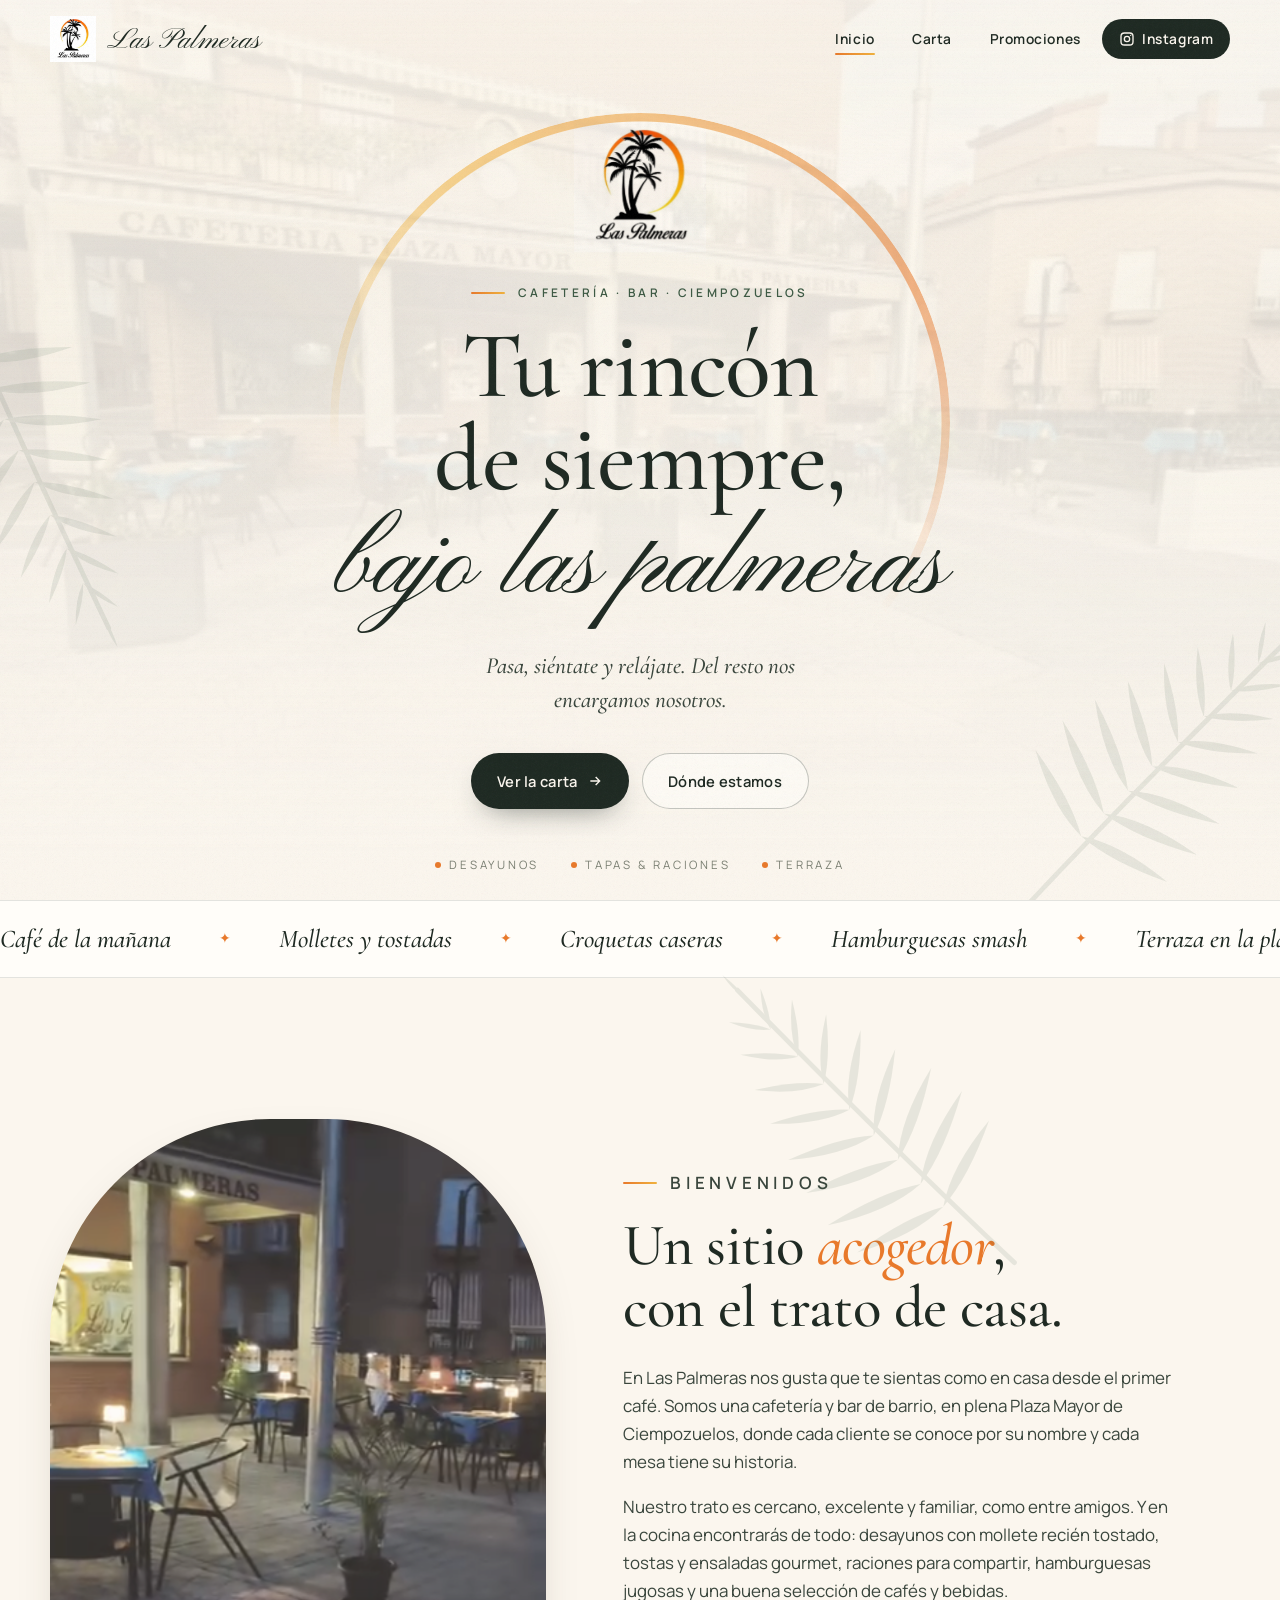
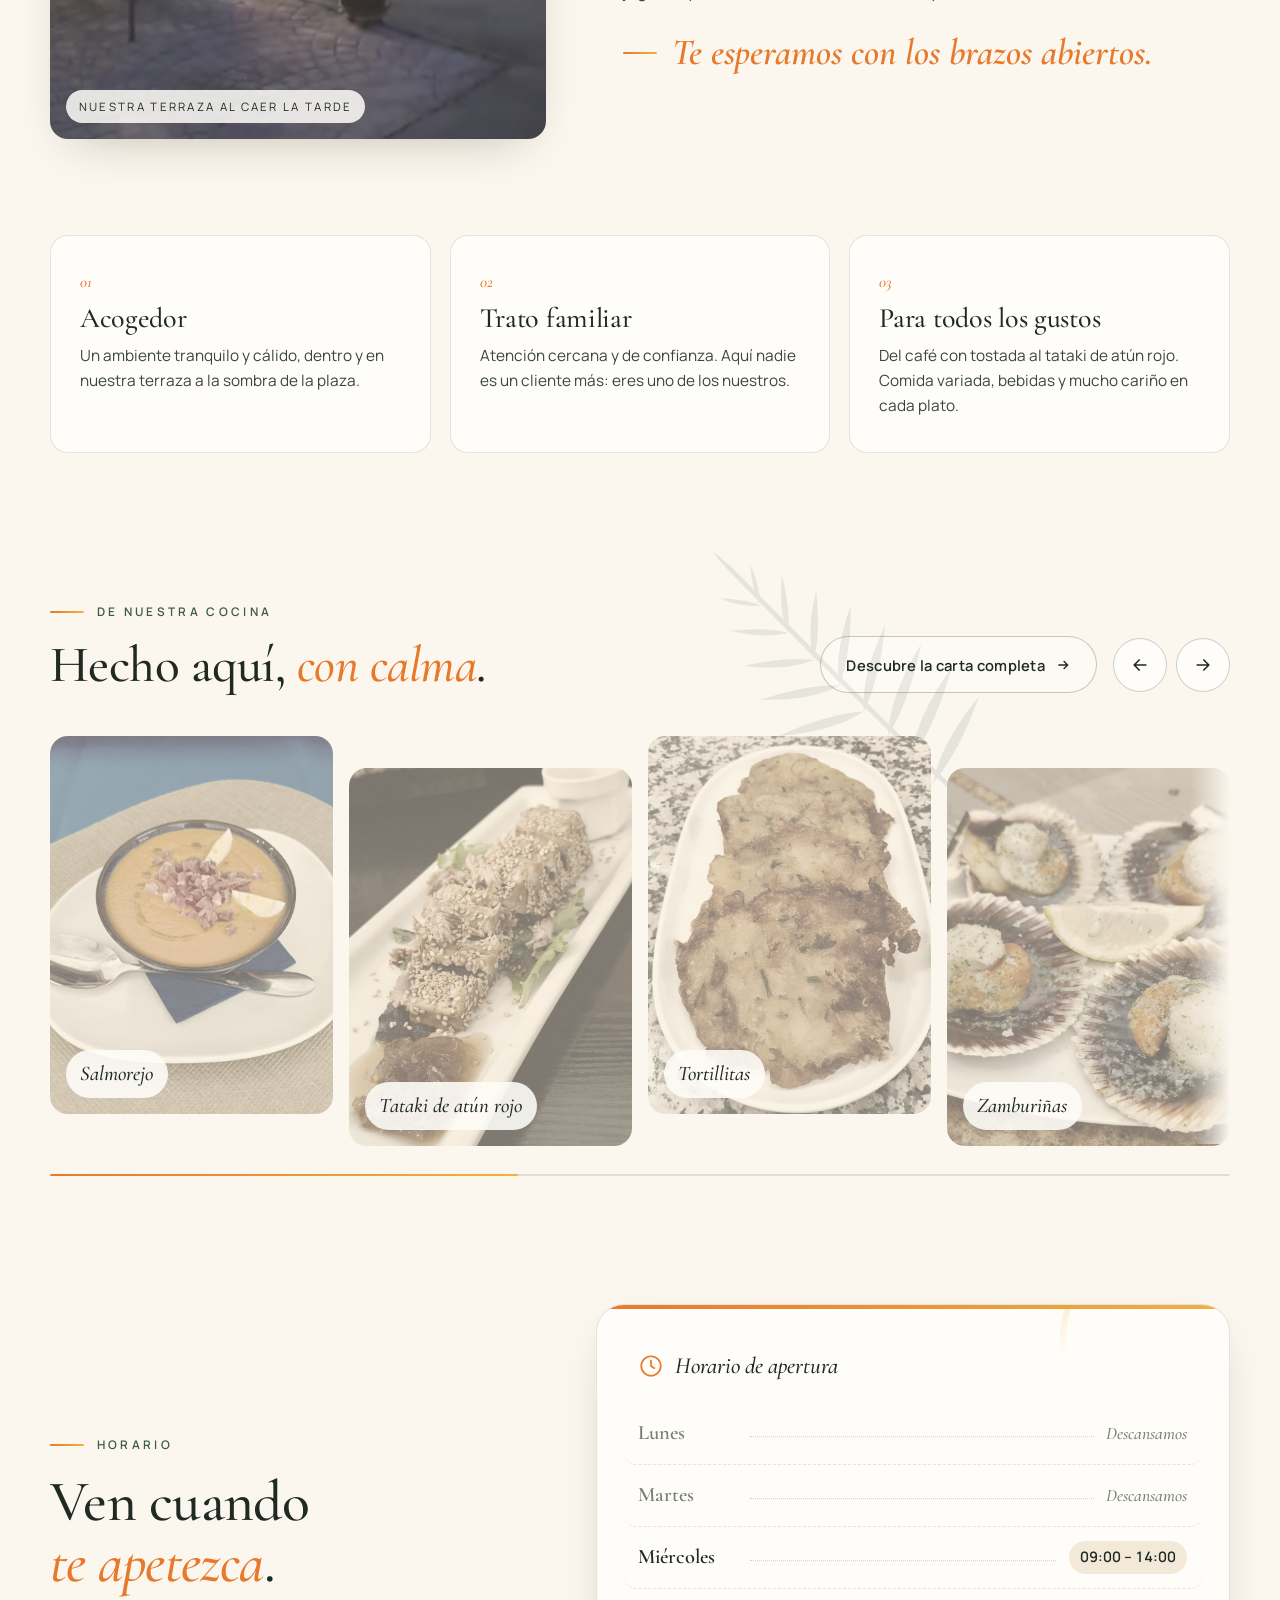
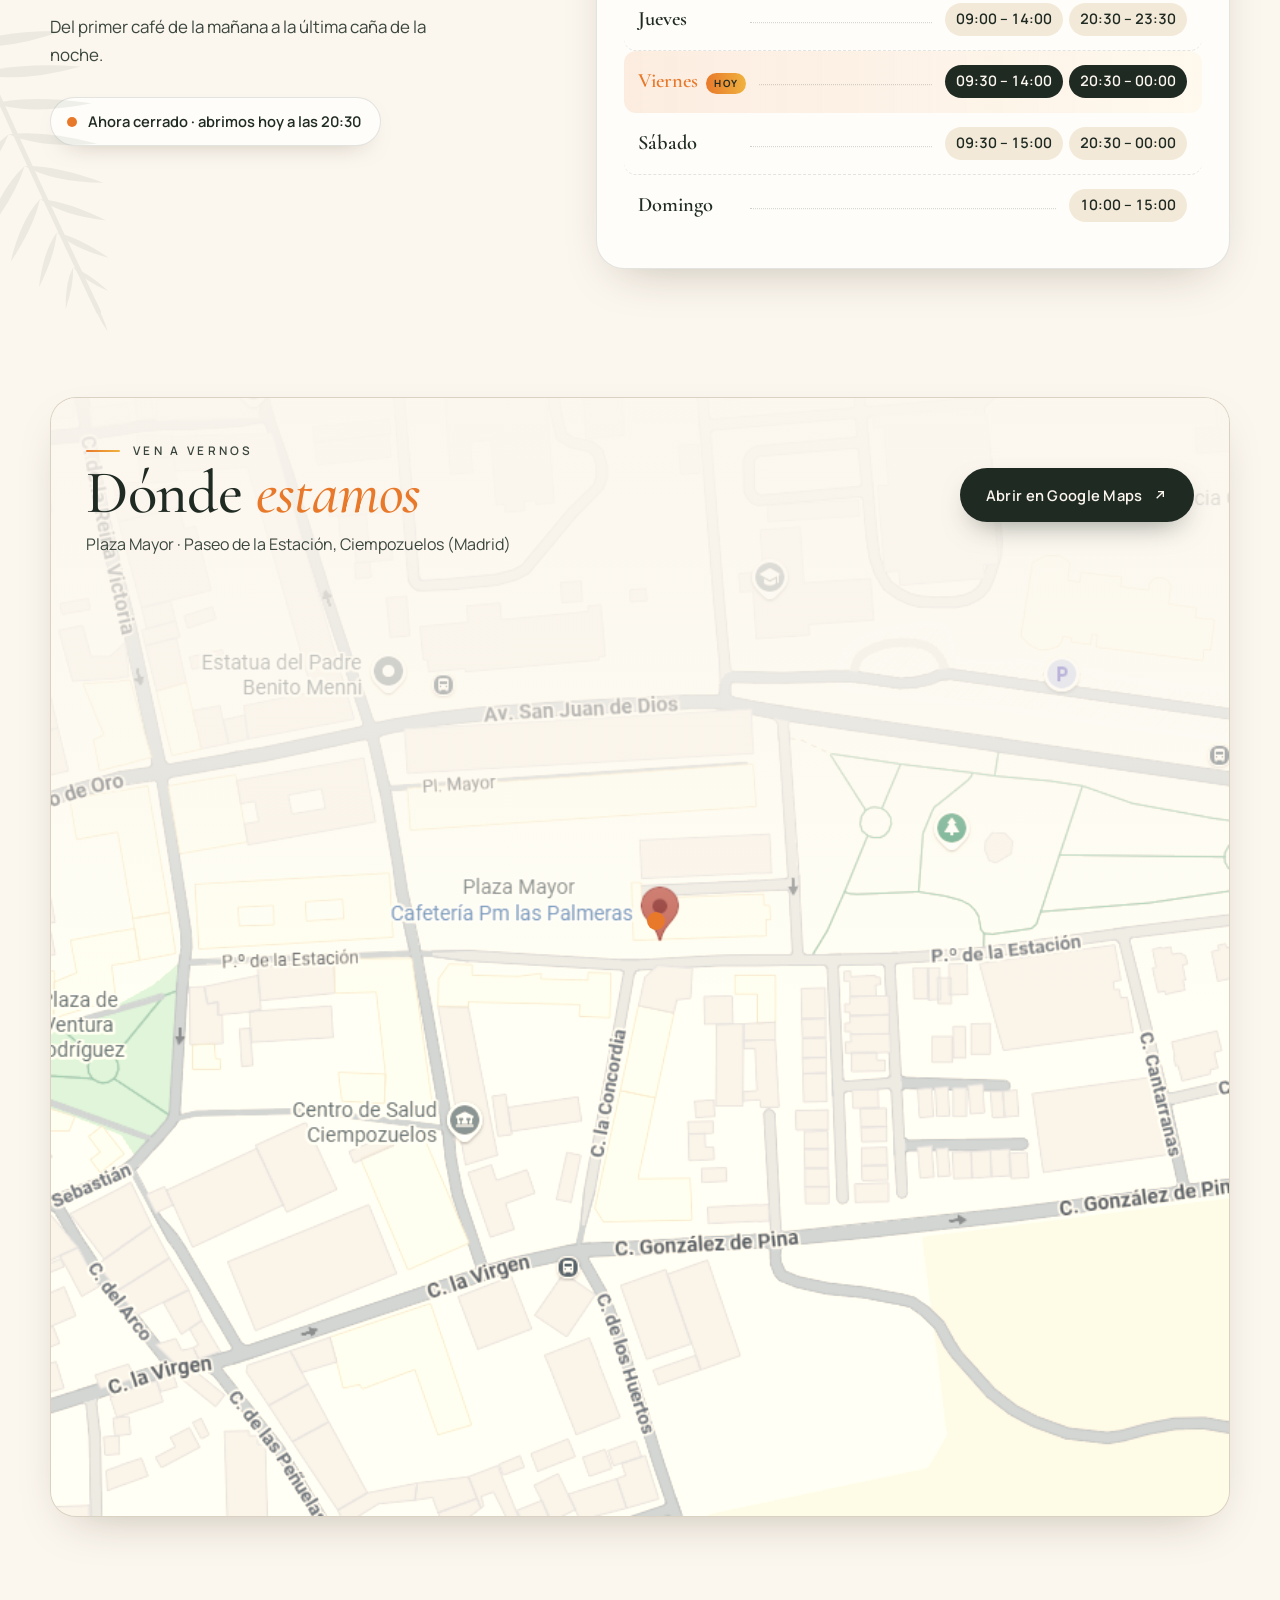
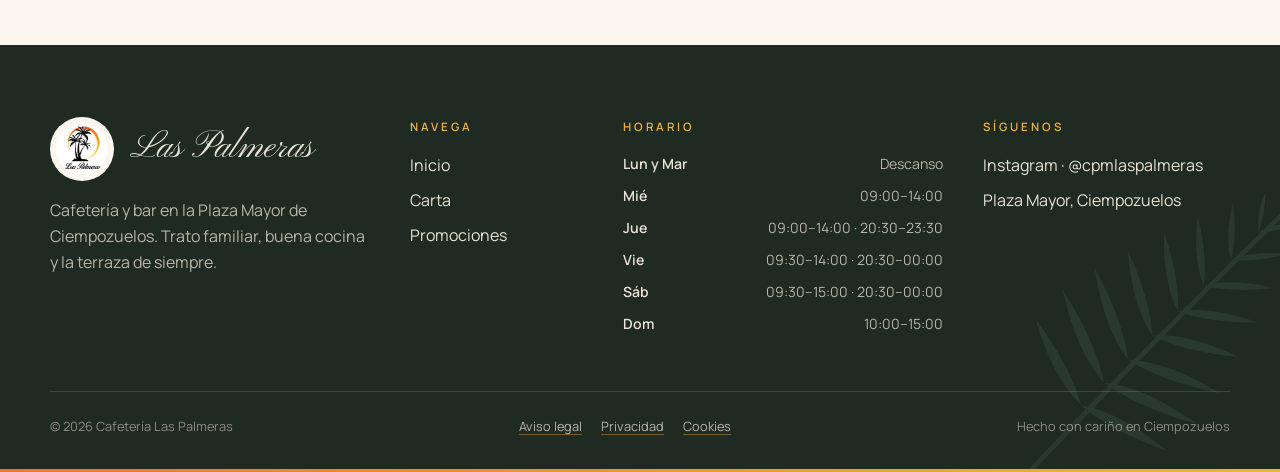
<file: index.html>
<!doctype html>
<html lang="es" class="no-js">
<head>
  <meta charset="utf-8" />
  <meta name="viewport" content="width=device-width, initial-scale=1" />
  <title>Las Palmeras · Cafetería y Bar en Ciempozuelos</title>
  <meta name="description" content="Cafetería Las Palmeras, en la Plaza Mayor de Ciempozuelos. Un sitio acogedor con trato familiar, desayunos, tapas, hamburguesas y terraza. Te esperamos con los brazos abiertos." />
  <meta name="theme-color" content="#fbf6ee" />
  <link rel="icon" href="assets/img/logo.png" />
  <link rel="stylesheet" href="fonts.css?v=20261025" />
  <link rel="stylesheet" href="styles.css?v=20261025" />
  <script defer src="main.js?v=20261025"></script>
</head>
<body>

  <div class="splash" data-splash aria-hidden="true">
    <img src="assets/img/logo.png" alt="" />
  </div>

  <!-- ===== Navegación ===== -->
  <header class="nav" data-nav>
    <div class="container nav-inner">
      <a class="brand" href="index.html" aria-label="Las Palmeras — inicio">
        <img src="assets/img/logo.png" alt="" />
        <span>Las Palmeras</span>
      </a>
      <button class="nav-toggle" aria-label="Abrir menú" aria-expanded="false"><span></span></button>
      <ul class="nav-links">
        <li><a href="index.html" aria-current="page">Inicio</a></li>
        <li><a href="carta.html">Carta</a></li>
        <li><a href="promociones.html">Promociones</a></li>
        <li>
          <a class="nav-ig" href="https://www.instagram.com/cpmlaspalmeras/" target="_blank" rel="noopener">
            <svg viewBox="0 0 24 24" fill="none" stroke="currentColor" stroke-width="2" aria-hidden="true"><rect x="3" y="3" width="18" height="18" rx="5"/><circle cx="12" cy="12" r="4"/><circle cx="17.5" cy="6.5" r="1" fill="currentColor" stroke="none"/></svg>
            Instagram
          </a>
        </li>
      </ul>
    </div>
  </header>

  <main>
    <!-- ===== Hero ===== -->
    <section class="hero">
      <img class="hero-bg" data-parallax src="assets/img/terraza-dia.png" alt="" />
      <div class="hero-sun" aria-hidden="true"></div>
      <img class="leaf leaf--tl" src="assets/img/hoja-palmera.svg" alt="" aria-hidden="true" />
      <img class="leaf leaf--br" src="assets/img/hoja-palmera.svg" alt="" aria-hidden="true" />

      <div class="hero-content">
        <img class="hero-logo rise" src="assets/img/logo.png" alt="Logo de Las Palmeras" />
        <p class="kicker rise" data-delay="1">Cafetería · Bar · Ciempozuelos</p>
        <h1 class="hero-title rise" data-delay="1">
          Tu rincón de siempre,
          <span class="script">bajo las palmeras</span>
        </h1>
        <p class="hero-sub rise" data-delay="2">Pasa, siéntate y relájate. Del resto nos encargamos nosotros.</p>
        <div class="hero-ctas rise" data-delay="3">
          <a class="btn btn-sun" href="carta.html">Ver la carta
            <svg viewBox="0 0 24 24" fill="none" stroke="currentColor" stroke-width="2" aria-hidden="true"><path d="M5 12h14M13 6l6 6-6 6"/></svg>
          </a>
          <a class="btn btn-ghost" href="#donde-estamos">Dónde estamos</a>
        </div>
      </div>

      <div class="hero-meta" aria-hidden="true">
        <span>Desayunos</span><span>Tapas &amp; raciones</span><span>Terraza</span>
      </div>
    </section>

    <!-- ===== Marquee ===== -->
    <div class="marquee" aria-hidden="true">
      <div class="marquee-track">
        <span>Café de la mañana</span><span>Molletes y tostadas</span><span>Croquetas caseras</span><span>Hamburguesas smash</span><span>Terraza en la plaza</span><span>Partidos en la tele</span><span>Tarta de la semana</span>
        <span>Café de la mañana</span><span>Molletes y tostadas</span><span>Croquetas caseras</span><span>Hamburguesas smash</span><span>Terraza en la plaza</span><span>Partidos en la tele</span><span>Tarta de la semana</span>
      </div>
    </div>

    <!-- ===== Bienvenida ===== -->
    <section class="welcome" id="nosotros">
      <img class="leaf leaf--tr" src="assets/img/hoja-palmera.svg" alt="" aria-hidden="true" />
      <div class="container">
        <div class="welcome-grid">
          <figure class="welcome-photo reveal" style="margin:0">
            <img src="assets/img/terraza-noche.png" alt="La terraza de Las Palmeras iluminada al anochecer" loading="lazy" />
            <figcaption>Nuestra terraza al caer la tarde</figcaption>
          </figure>

          <div>
            <p class="kicker reveal">Bienvenidos</p>
            <h2 class="reveal">Un sitio <em>acogedor</em>, con el trato de casa.</h2>
            <p class="reveal">En Las Palmeras nos gusta que te sientas como en casa desde el primer café. Somos una cafetería y bar de barrio, en plena Plaza Mayor de Ciempozuelos, donde cada cliente se conoce por su nombre y cada mesa tiene su historia.</p>
            <p class="reveal">Nuestro trato es cercano, excelente y familiar, como entre amigos. Y en la cocina encontrarás de todo: desayunos con mollete recién tostado, tostas y ensaladas gourmet, raciones para compartir, hamburguesas jugosas y una buena selección de cafés y bebidas.</p>
            <p class="signature reveal">Te esperamos con los brazos abiertos.</p>
          </div>
        </div>

        <div class="pillars">
          <article class="pillar reveal">
            <span class="pillar-num">01</span>
            <h3>Acogedor</h3>
            <p>Un ambiente tranquilo y cálido, dentro y en nuestra terraza a la sombra de la plaza.</p>
          </article>
          <article class="pillar reveal" data-delay="1">
            <span class="pillar-num">02</span>
            <h3>Trato familiar</h3>
            <p>Atención cercana y de confianza. Aquí nadie es un cliente más: eres uno de los nuestros.</p>
          </article>
          <article class="pillar reveal" data-delay="2">
            <span class="pillar-num">03</span>
            <h3>Para todos los gustos</h3>
            <p>Del café con tostada al tataki de atún rojo. Comida variada, bebidas y mucho cariño en cada plato.</p>
          </article>
        </div>
      </div>
    </section>

    <!-- ===== De nuestra cocina ===== -->
    <section class="taste">
      <img class="leaf leaf--tr leaf--taste" src="assets/img/hoja-palmera.svg" alt="" aria-hidden="true" />
      <div class="container">
        <div class="taste-head">
          <div>
            <p class="kicker reveal">De nuestra cocina</p>
            <h2 class="reveal">Hecho aquí, <em>con calma</em>.</h2>
          </div>
          <div class="taste-actions reveal">
            <a class="btn btn-ghost" href="carta.html">Descubre la carta completa
              <svg viewBox="0 0 24 24" fill="none" stroke="currentColor" stroke-width="2" aria-hidden="true"><path d="M5 12h14M13 6l6 6-6 6"/></svg>
            </a>
            <div class="carousel-arrows">
              <button class="carousel-arrow" type="button" data-carousel-prev aria-label="Foto anterior">
                <svg viewBox="0 0 24 24" fill="none" stroke="currentColor" stroke-width="2" stroke-linecap="round" stroke-linejoin="round" aria-hidden="true"><path d="M19 12H5M11 6l-6 6 6 6"/></svg>
              </button>
              <button class="carousel-arrow" type="button" data-carousel-next aria-label="Foto siguiente">
                <svg viewBox="0 0 24 24" fill="none" stroke="currentColor" stroke-width="2" stroke-linecap="round" stroke-linejoin="round" aria-hidden="true"><path d="M5 12h14M13 6l6 6-6 6"/></svg>
              </button>
            </div>
          </div>
        </div>
        <div class="taste-carousel reveal" data-carousel>
          <div class="taste-track" data-carousel-track tabindex="0" aria-label="Fotos de nuestra cocina">
            <figure class="taste-item"><img src="assets/img/salmorejo.png" alt="Salmorejo con jamón y huevo" loading="lazy" /><span>Salmorejo</span></figure>
            <figure class="taste-item"><img src="assets/img/tataki.webp" alt="Tataki de atún rojo con sésamo" loading="lazy" /><span>Tataki de atún rojo</span></figure>
            <figure class="taste-item"><img src="assets/img/tortillitas.webp" alt="Tortillitas de camarón" loading="lazy" /><span>Tortillitas</span></figure>
            <figure class="taste-item"><img src="assets/img/zamburinas.webp" alt="Zamburiñas a la plancha con limón" loading="lazy" /><span>Zamburiñas</span></figure>
            <figure class="taste-item"><img src="assets/img/tosta.png" alt="Tosta gourmet con sésamo" loading="lazy" /><span>Tostas</span></figure>
            <figure class="taste-item"><img src="assets/img/calamar.webp" alt="Calamar a la plancha" loading="lazy" /><span>Calamar a la plancha</span></figure>
            <figure class="taste-item"><img src="assets/img/hamburguesa.png" alt="Hamburguesa con patatas" loading="lazy" /><span>Hamburguesas</span></figure>
            <figure class="taste-item"><img src="assets/img/oreja.png" alt="Oreja confitada con salsa" loading="lazy" /><span>Oreja confitada</span></figure>
            <figure class="taste-item"><img src="assets/img/tosta-salmon.webp" alt="Tosta de salmón con sésamo" loading="lazy" /><span>Tosta de salmón</span></figure>
            <figure class="taste-item"><img src="assets/img/tarta.webp" alt="Tarta casera de queso y mandarina" loading="lazy" /><span>Tarta de la semana</span></figure>
          </div>
          <div class="carousel-progress" aria-hidden="true"><span data-carousel-bar></span></div>
        </div>
      </div>
    </section>

    <!-- ===== Horario ===== -->
    <section class="hours" id="horario">
      <img class="leaf leaf--tl" src="assets/img/hoja-palmera.svg" alt="" aria-hidden="true" />
      <img class="leaf leaf--br leaf--hours" src="assets/img/hoja-palmera.svg" alt="" aria-hidden="true" />
      <div class="container hours-grid">
        <div class="hours-intro">
          <p class="kicker reveal">Horario</p>
          <h2 class="reveal">Ven cuando <em>te apetezca</em>.</h2>
          <p class="reveal">Del primer café de la mañana a la última caña de la noche.</p>
          <p class="hours-status reveal" data-hours-status hidden>
            <span class="hours-dot" aria-hidden="true"></span>
            <span data-hours-status-text></span>
          </p>
        </div>

        <div class="hours-card reveal" data-delay="1">
          <div class="hours-sun" aria-hidden="true"></div>
          <div class="hours-card-head">
            <svg viewBox="0 0 24 24" fill="none" stroke="currentColor" stroke-width="1.6" stroke-linecap="round" aria-hidden="true"><circle cx="12" cy="12" r="9"/><path d="M12 7v5l3 2"/></svg>
            <span>Horario de apertura</span>
          </div>
          <ul class="hours-list" data-hours>
            <li data-day="1" class="is-closed"><span class="hours-day">Lunes</span><span class="hours-dots"></span><span class="hours-time">Descansamos</span></li>
            <li data-day="2" class="is-closed"><span class="hours-day">Martes</span><span class="hours-dots"></span><span class="hours-time">Descansamos</span></li>
            <li data-day="3"><span class="hours-day">Miércoles</span><span class="hours-dots"></span><span class="hours-time"><b>09:00 – 14:00</b></span></li>
            <li data-day="4"><span class="hours-day">Jueves</span><span class="hours-dots"></span><span class="hours-time"><b>09:00 – 14:00</b><b>20:30 – 23:30</b></span></li>
            <li data-day="5"><span class="hours-day">Viernes</span><span class="hours-dots"></span><span class="hours-time"><b>09:30 – 14:00</b><b>20:30 – 00:00</b></span></li>
            <li data-day="6"><span class="hours-day">Sábado</span><span class="hours-dots"></span><span class="hours-time"><b>09:30 – 15:00</b><b>20:30 – 00:00</b></span></li>
            <li data-day="0"><span class="hours-day">Domingo</span><span class="hours-dots"></span><span class="hours-time"><b>10:00 – 15:00</b></span></li>
          </ul>
        </div>
      </div>
    </section>

    <!-- ===== Dónde estamos ===== -->
    <section class="where" id="donde-estamos">
      <div class="container">
        <a class="map-frame reveal" href="https://www.google.com/maps/place/Cafeter%C3%ADa+Pm+las+Palmeras/@40.1590701,-3.6158412,17.76z/data=!4m6!3m5!1s0xd421bfc689261fb:0xf8ab117571cc4097!8m2!3d40.1592852!4d-3.6149243!16s%2Fg%2F11yspj_tly?entry=ttu&amp;g_ep=EgoyMDI2MTAxMy4wIKXMDSoASAFQAw%3D%3D" target="_blank" rel="noopener" aria-label="Abrir la ubicación de Las Palmeras en Google Maps">
          <img src="assets/img/mapa.png" alt="Mapa de la zona de la Plaza Mayor de Ciempozuelos con la ubicación de Las Palmeras" loading="lazy" />
          <span class="map-pin" aria-hidden="true"></span>
          <div class="map-card">
            <div>
              <p class="kicker">Ven a vernos</p>
              <h2>Dónde <em>estamos</em></h2>
              <p>Plaza Mayor · Paseo de la Estación, Ciempozuelos (Madrid)</p>
            </div>
            <span class="btn btn-sun">Abrir en Google Maps
              <svg viewBox="0 0 24 24" fill="none" stroke="currentColor" stroke-width="2" aria-hidden="true"><path d="M7 17L17 7M9 7h8v8"/></svg>
            </span>
          </div>
        </a>
      </div>
    </section>
  </main>

  <!-- ===== Footer ===== -->
  <footer class="footer">
    <img class="leaf leaf--br" src="assets/img/hoja-palmera.svg" alt="" aria-hidden="true" />
    <div class="container">
      <div class="footer-grid">
        <div>
          <div class="footer-brand"><img src="assets/img/logo.png" alt="" /><span>Las Palmeras</span></div>
          <p>Cafetería y bar en la Plaza Mayor de Ciempozuelos. Trato familiar, buena cocina y la terraza de siempre.</p>
        </div>
        <div>
          <h4>Navega</h4>
          <ul>
            <li><a href="index.html">Inicio</a></li>
            <li><a href="carta.html">Carta</a></li>
            <li><a href="promociones.html">Promociones</a></li>
          </ul>
        </div>
        <div>
          <h4>Horario</h4>
          <ul class="footer-hours">
            <li><span>Lun y Mar</span><span>Descanso</span></li>
            <li><span>Mié</span><span>09:00–14:00</span></li>
            <li><span>Jue</span><span>09:00–14:00 · 20:30–23:30</span></li>
            <li><span>Vie</span><span>09:30–14:00 · 20:30–00:00</span></li>
            <li><span>Sáb</span><span>09:30–15:00 · 20:30–00:00</span></li>
            <li><span>Dom</span><span>10:00–15:00</span></li>
          </ul>
        </div>
        <div>
          <h4>Síguenos</h4>
          <ul>
            <li><a href="https://www.instagram.com/cpmlaspalmeras/" target="_blank" rel="noopener">Instagram · @cpmlaspalmeras</a></li>
            <li><a href="#donde-estamos">Plaza Mayor, Ciempozuelos</a></li>
          </ul>
        </div>
      </div>
      <div class="footer-bottom">
        <span>© <span data-year>2026</span> Cafetería Las Palmeras</span>
        <nav class="footer-legal" aria-label="Textos legales"><a href="aviso-legal.html">Aviso legal</a><a href="privacidad.html">Privacidad</a><a href="cookies.html">Cookies</a></nav>
        <span>Hecho con cariño en Ciempozuelos</span>
      </div>
    </div>
  </footer>
  <div class="sunset-line"></div>

</body>
</html>
</file>
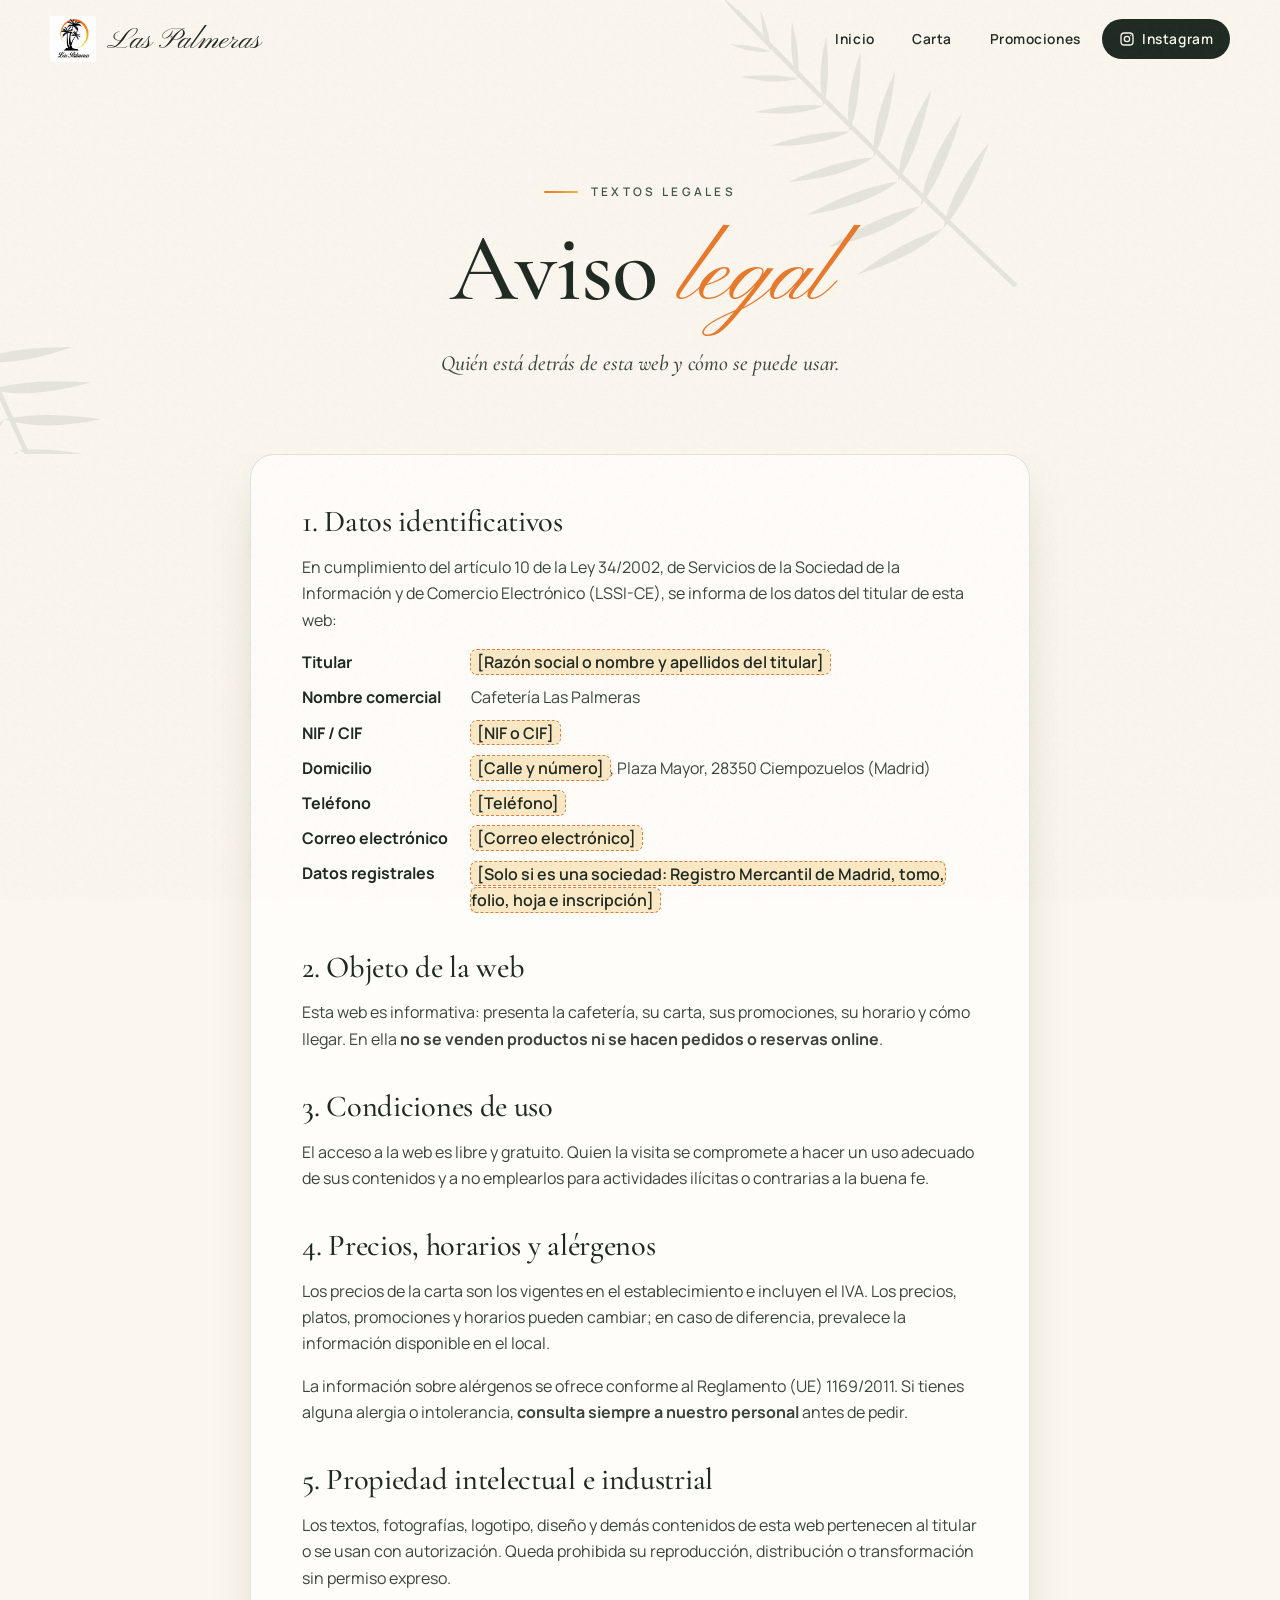
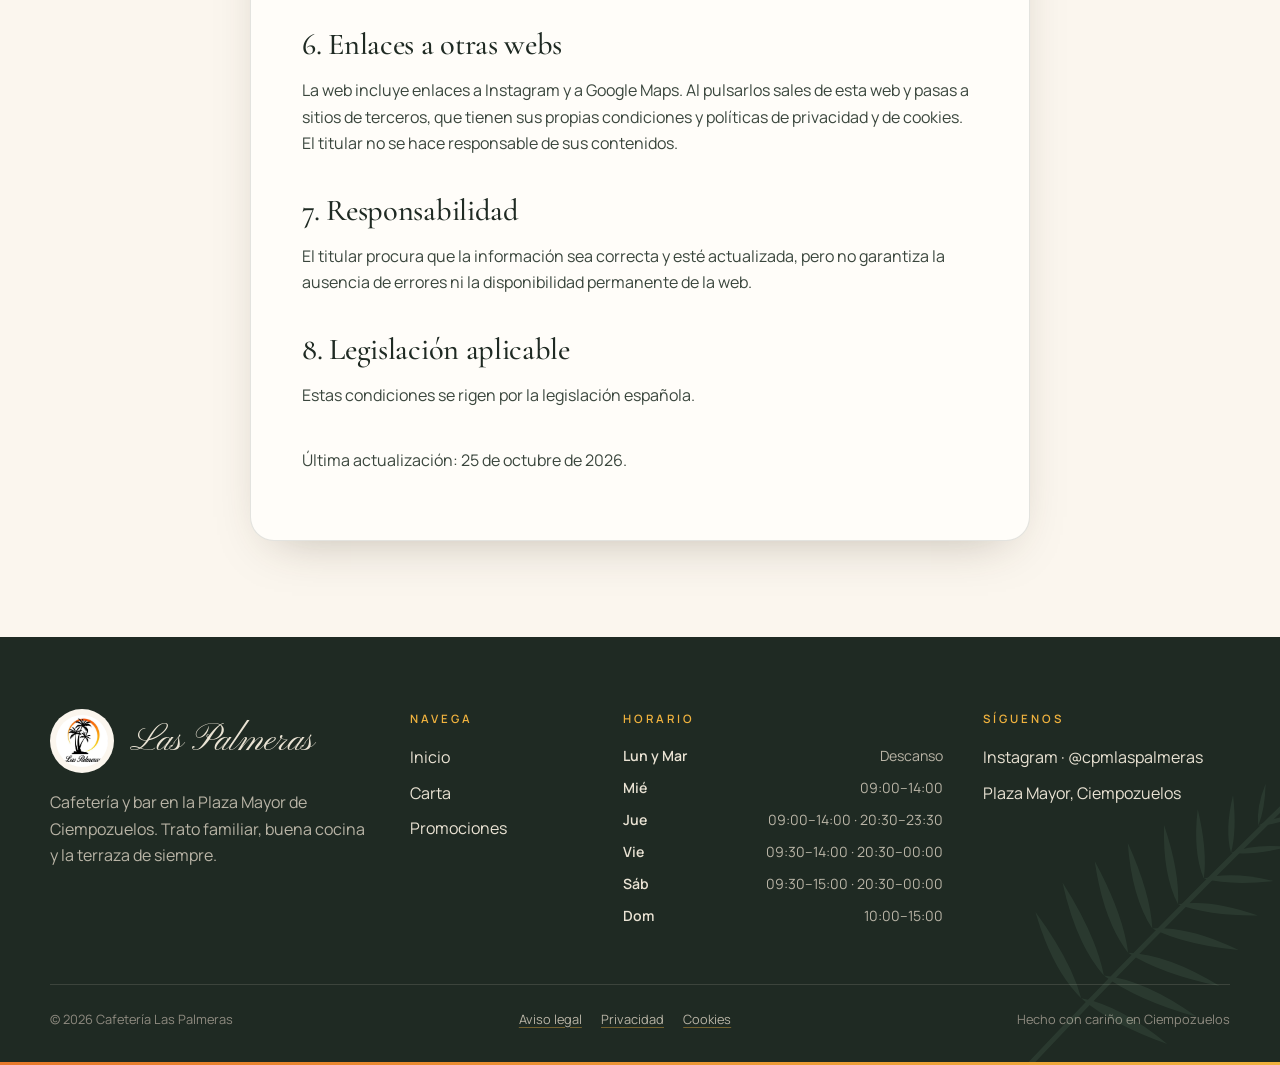
<file: aviso-legal.html>
<!doctype html>
<html lang="es" class="no-js">
<head>
  <meta charset="utf-8" />
  <meta name="viewport" content="width=device-width, initial-scale=1" />
  <title>Aviso legal · Las Palmeras</title>
  <meta name="description" content="Aviso legal de la Cafetería Las Palmeras (Ciempozuelos): datos del titular y condiciones de uso de la web." />
  <meta name="theme-color" content="#fbf6ee" />
  <link rel="icon" href="assets/img/logo.png" />
  <link rel="stylesheet" href="fonts.css?v=20261025" />
  <link rel="stylesheet" href="styles.css?v=20261025" />
  <script defer src="main.js?v=20261025"></script>
</head>
<body>

  <!-- ===== Navegación ===== -->
  <header class="nav" data-nav>
    <div class="container nav-inner">
      <a class="brand" href="index.html" aria-label="Las Palmeras — inicio">
        <img src="assets/img/logo.png" alt="" />
        <span>Las Palmeras</span>
      </a>
      <button class="nav-toggle" aria-label="Abrir menú" aria-expanded="false"><span></span></button>
      <ul class="nav-links">
        <li><a href="index.html">Inicio</a></li>
        <li><a href="carta.html">Carta</a></li>
        <li><a href="promociones.html">Promociones</a></li>
        <li>
          <a class="nav-ig" href="https://www.instagram.com/cpmlaspalmeras/" target="_blank" rel="noopener">
            <svg viewBox="0 0 24 24" fill="none" stroke="currentColor" stroke-width="2" aria-hidden="true"><rect x="3" y="3" width="18" height="18" rx="5"/><circle cx="12" cy="12" r="4"/><circle cx="17.5" cy="6.5" r="1" fill="currentColor" stroke="none"/></svg>
            Instagram
          </a>
        </li>
      </ul>
    </div>
  </header>

  <main>
    <section class="page-head">
      <img class="leaf leaf--tl" src="assets/img/hoja-palmera.svg" alt="" aria-hidden="true" />
      <img class="leaf leaf--tr" src="assets/img/hoja-palmera.svg" alt="" aria-hidden="true" />
      <div class="container">
        <p class="kicker rise">Textos legales</p>
        <h1 class="page-title rise" data-delay="1">Aviso <span class="script">legal</span></h1>
        <p class="page-sub rise" data-delay="2">Quién está detrás de esta web y cómo se puede usar.</p>
      </div>
    </section>

    <section class="legal">
      <div class="container">
        <article class="legal-body">
            <h2>1. Datos identificativos</h2>
            <p>En cumplimiento del artículo 10 de la Ley 34/2002, de Servicios de la Sociedad de la Información y de Comercio Electrónico (LSSI-CE), se informa de los datos del titular de esta web:</p>
            <dl class="legal-data">
              <dt>Titular</dt><dd><span class="pendiente">[Razón social o nombre y apellidos del titular]</span></dd>
              <dt>Nombre comercial</dt><dd>Cafetería Las Palmeras</dd>
              <dt>NIF / CIF</dt><dd><span class="pendiente">[NIF o CIF]</span></dd>
              <dt>Domicilio</dt><dd><span class="pendiente">[Calle y número]</span>, Plaza Mayor, 28350 Ciempozuelos (Madrid)</dd>
              <dt>Teléfono</dt><dd><span class="pendiente">[Teléfono]</span></dd>
              <dt>Correo electrónico</dt><dd><span class="pendiente">[Correo electrónico]</span></dd>
              <dt>Datos registrales</dt><dd><span class="pendiente">[Solo si es una sociedad: Registro Mercantil de Madrid, tomo, folio, hoja e inscripción]</span></dd>
            </dl>
            <h2>2. Objeto de la web</h2>
            <p>Esta web es informativa: presenta la cafetería, su carta, sus promociones, su horario y cómo llegar. En ella <strong>no se venden productos ni se hacen pedidos o reservas online</strong>.</p>

            <h2>3. Condiciones de uso</h2>
            <p>El acceso a la web es libre y gratuito. Quien la visita se compromete a hacer un uso adecuado de sus contenidos y a no emplearlos para actividades ilícitas o contrarias a la buena fe.</p>

            <h2>4. Precios, horarios y alérgenos</h2>
            <p>Los precios de la carta son los vigentes en el establecimiento e incluyen el IVA. Los precios, platos, promociones y horarios pueden cambiar; en caso de diferencia, prevalece la información disponible en el local.</p>
            <p>La información sobre alérgenos se ofrece conforme al Reglamento (UE) 1169/2011. Si tienes alguna alergia o intolerancia, <strong>consulta siempre a nuestro personal</strong> antes de pedir.</p>

            <h2>5. Propiedad intelectual e industrial</h2>
            <p>Los textos, fotografías, logotipo, diseño y demás contenidos de esta web pertenecen al titular o se usan con autorización. Queda prohibida su reproducción, distribución o transformación sin permiso expreso.</p>

            <h2>6. Enlaces a otras webs</h2>
            <p>La web incluye enlaces a Instagram y a Google Maps. Al pulsarlos sales de esta web y pasas a sitios de terceros, que tienen sus propias condiciones y políticas de privacidad y de cookies. El titular no se hace responsable de sus contenidos.</p>

            <h2>7. Responsabilidad</h2>
            <p>El titular procura que la información sea correcta y esté actualizada, pero no garantiza la ausencia de errores ni la disponibilidad permanente de la web.</p>

            <h2>8. Legislación aplicable</h2>
            <p>Estas condiciones se rigen por la legislación española.</p>
            <p class="legal-updated">Última actualización: 25 de octubre de 2026.</p>
        </article>
      </div>
    </section>
  </main>

  <!-- ===== Footer ===== -->
  <footer class="footer">
    <img class="leaf leaf--br" src="assets/img/hoja-palmera.svg" alt="" aria-hidden="true" />
    <div class="container">
      <div class="footer-grid">
        <div>
          <div class="footer-brand"><img src="assets/img/logo.png" alt="" /><span>Las Palmeras</span></div>
          <p>Cafetería y bar en la Plaza Mayor de Ciempozuelos. Trato familiar, buena cocina y la terraza de siempre.</p>
        </div>
        <div>
          <h4>Navega</h4>
          <ul>
            <li><a href="index.html">Inicio</a></li>
            <li><a href="carta.html">Carta</a></li>
            <li><a href="promociones.html">Promociones</a></li>
          </ul>
        </div>
        <div>
          <h4>Horario</h4>
          <ul class="footer-hours">
            <li><span>Lun y Mar</span><span>Descanso</span></li>
            <li><span>Mié</span><span>09:00–14:00</span></li>
            <li><span>Jue</span><span>09:00–14:00 · 20:30–23:30</span></li>
            <li><span>Vie</span><span>09:30–14:00 · 20:30–00:00</span></li>
            <li><span>Sáb</span><span>09:30–15:00 · 20:30–00:00</span></li>
            <li><span>Dom</span><span>10:00–15:00</span></li>
          </ul>
        </div>
        <div>
          <h4>Síguenos</h4>
          <ul>
            <li><a href="https://www.instagram.com/cpmlaspalmeras/" target="_blank" rel="noopener">Instagram · @cpmlaspalmeras</a></li>
            <li><a href="index.html#donde-estamos">Plaza Mayor, Ciempozuelos</a></li>
          </ul>
        </div>
      </div>
      <div class="footer-bottom">
        <span>© <span data-year>2026</span> Cafetería Las Palmeras</span>
        <nav class="footer-legal" aria-label="Textos legales"><a href="aviso-legal.html">Aviso legal</a><a href="privacidad.html">Privacidad</a><a href="cookies.html">Cookies</a></nav>
        <span>Hecho con cariño en Ciempozuelos</span>
      </div>
    </div>
  </footer>
  <div class="sunset-line"></div>

</body>
</html>
</file>
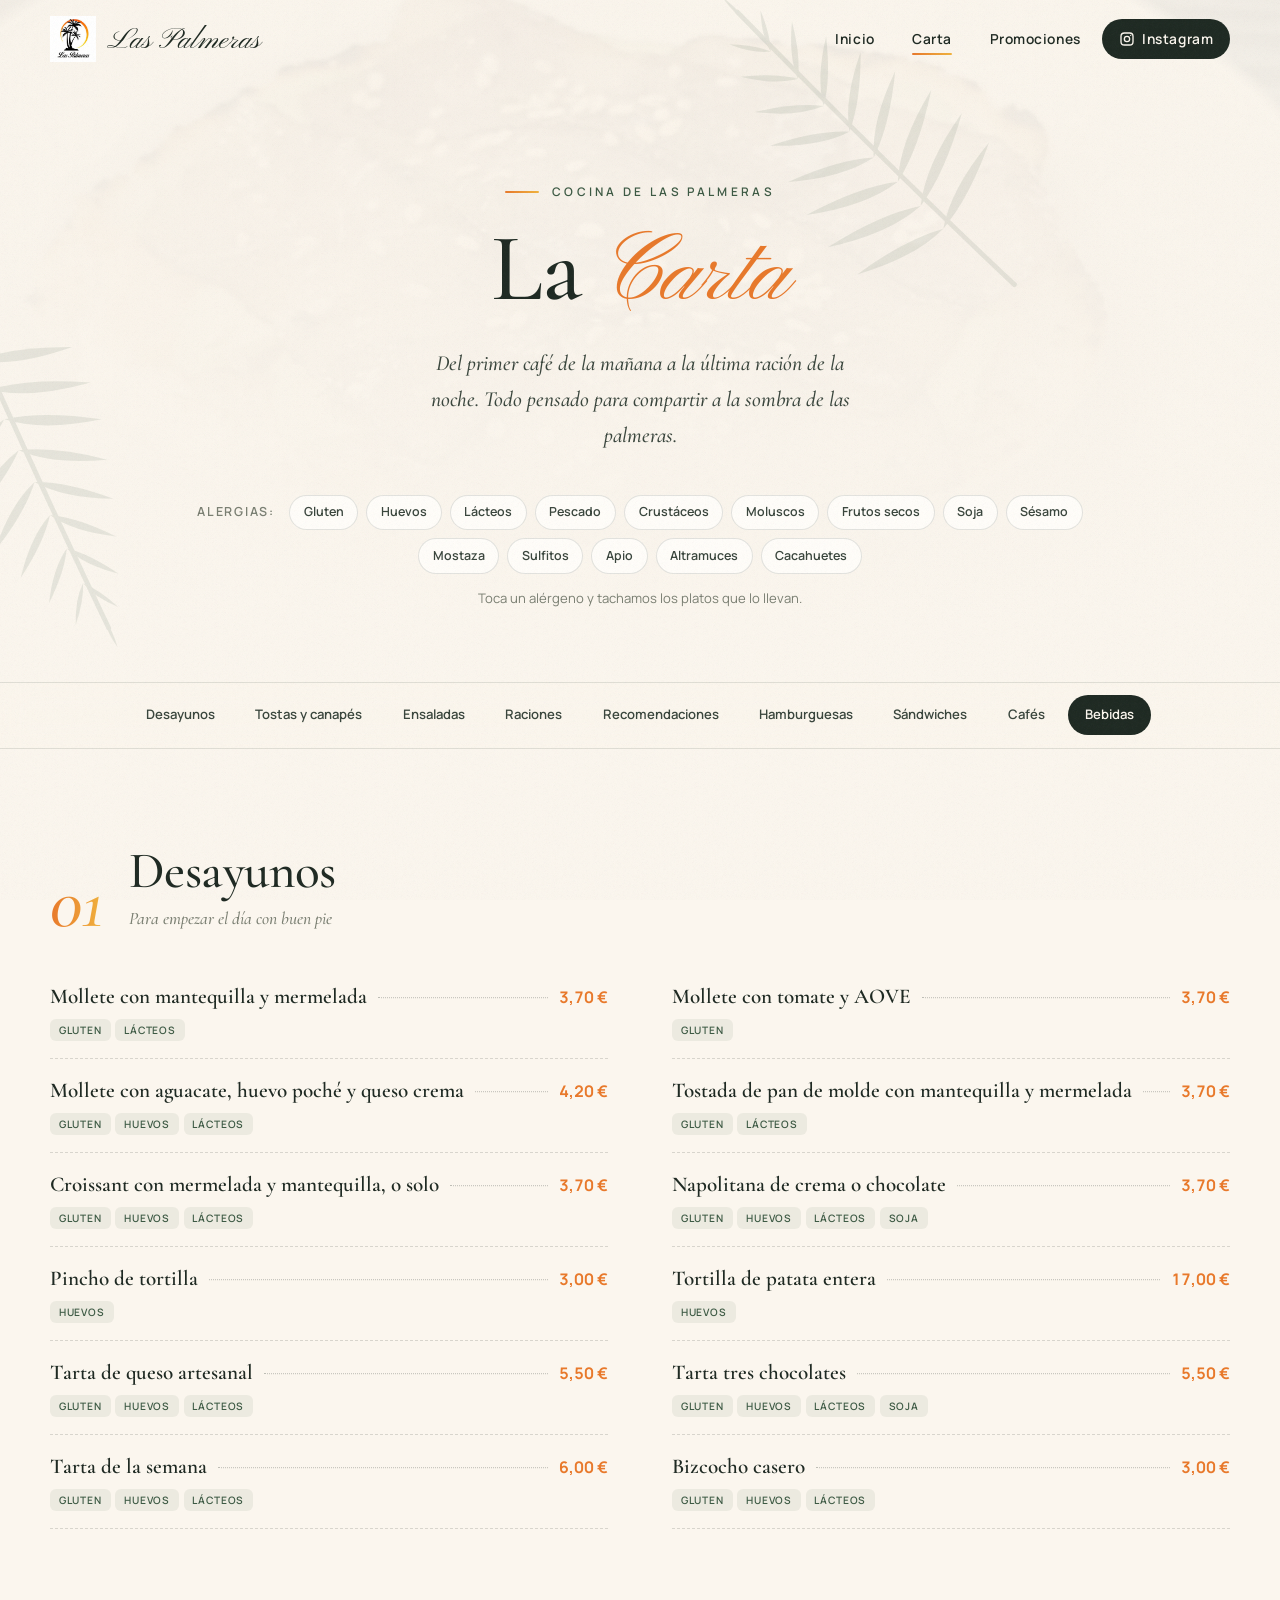
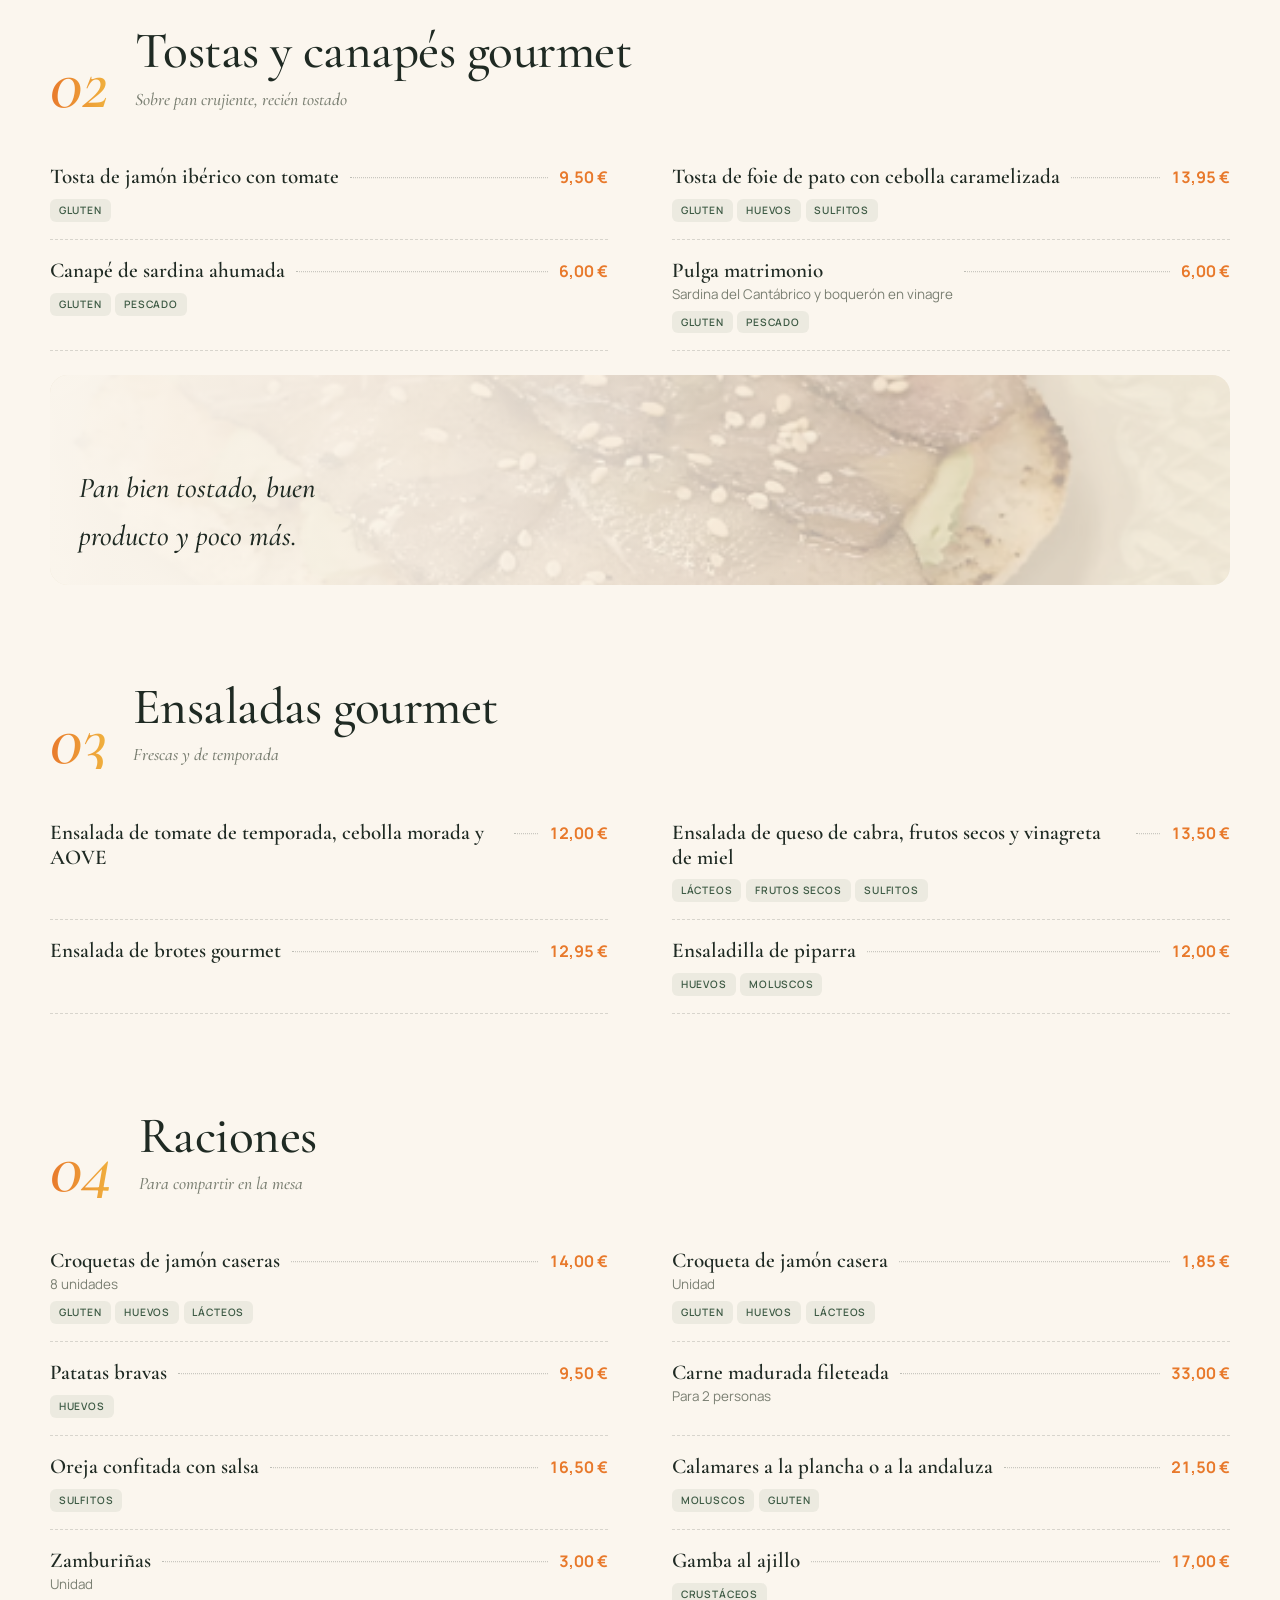
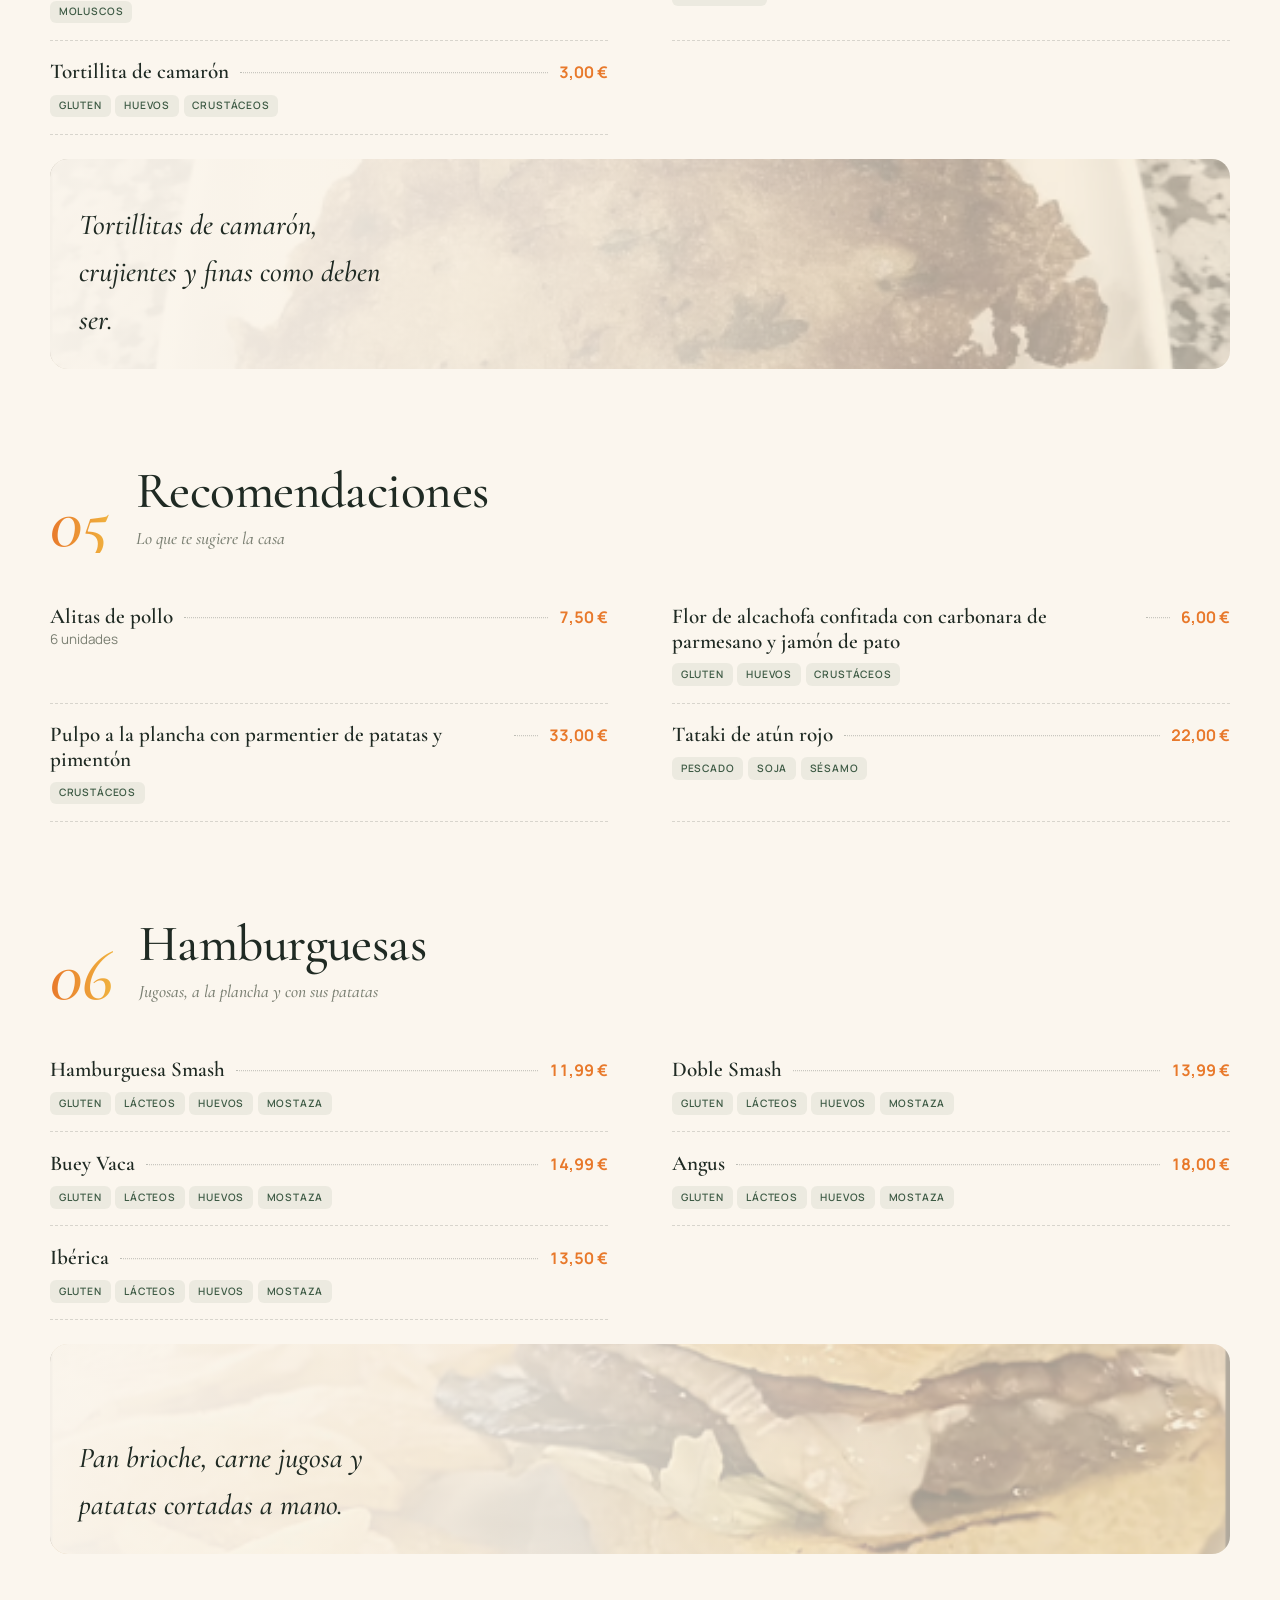
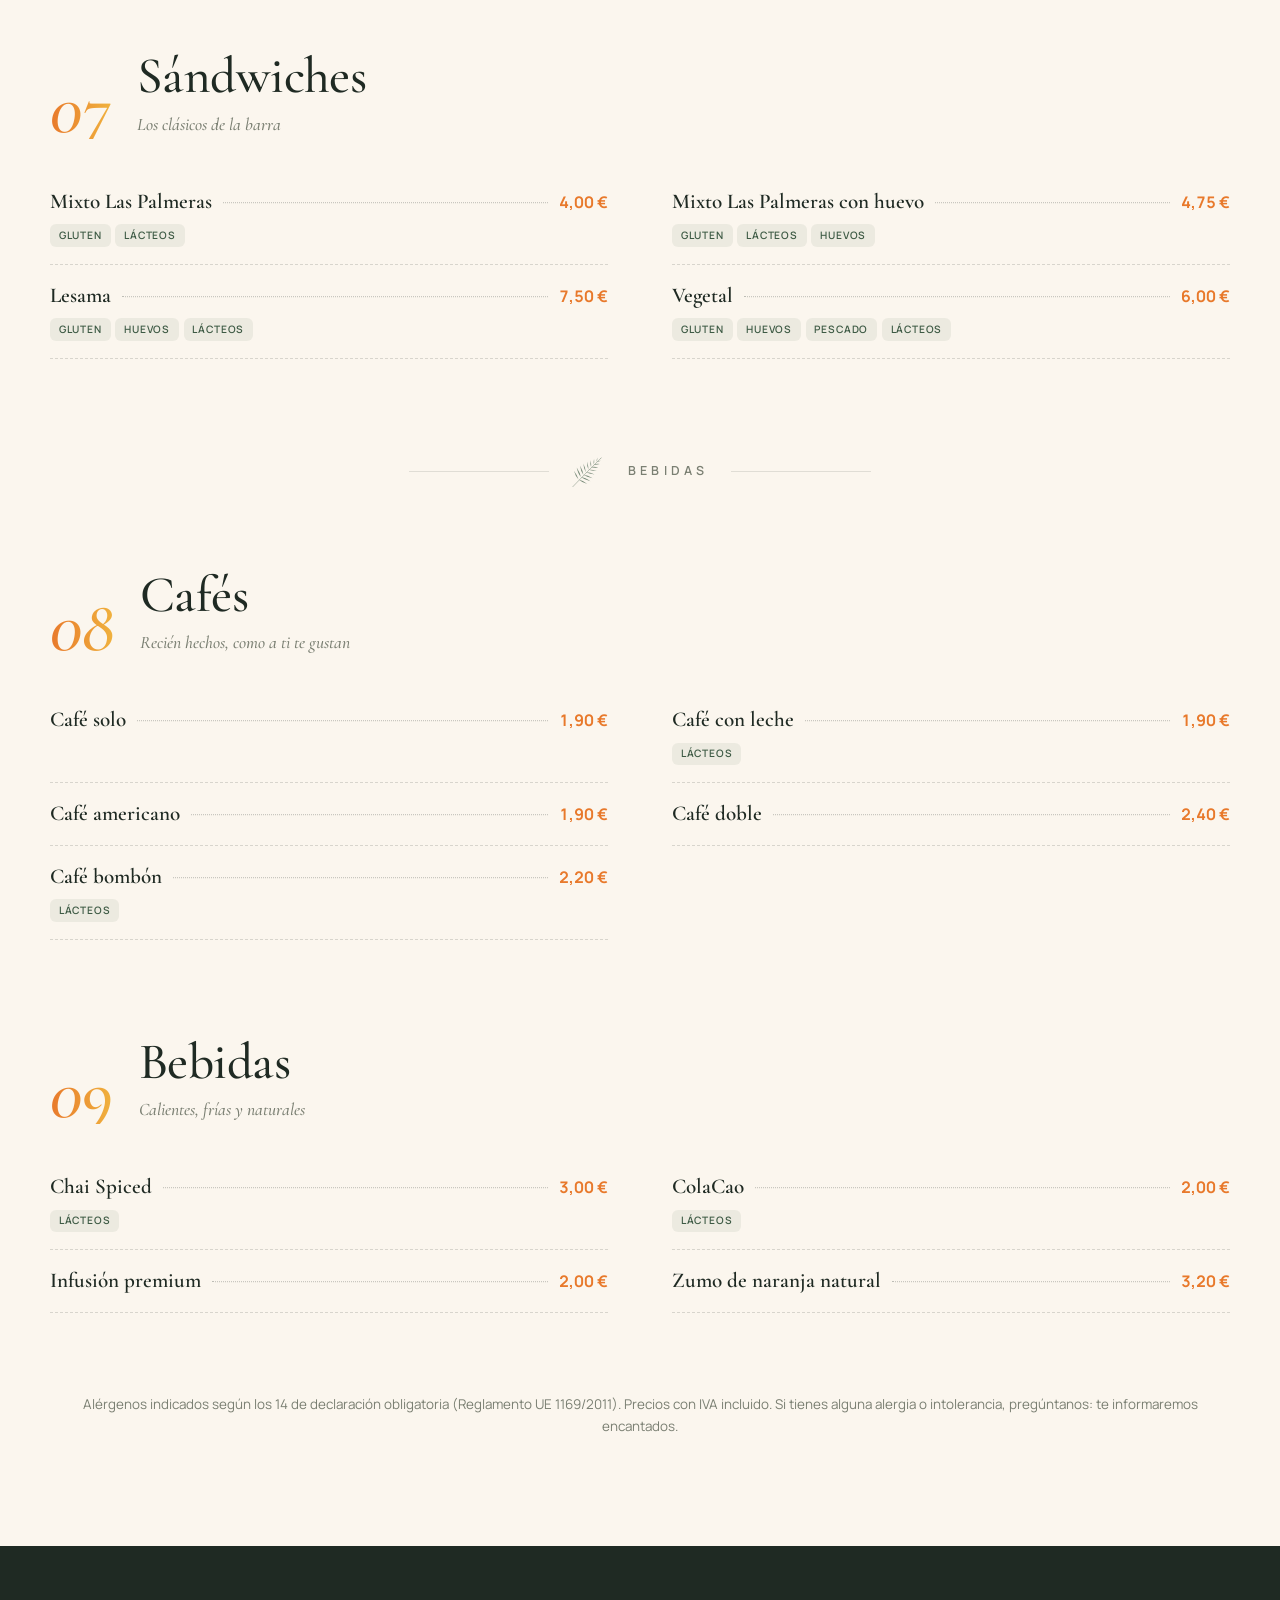
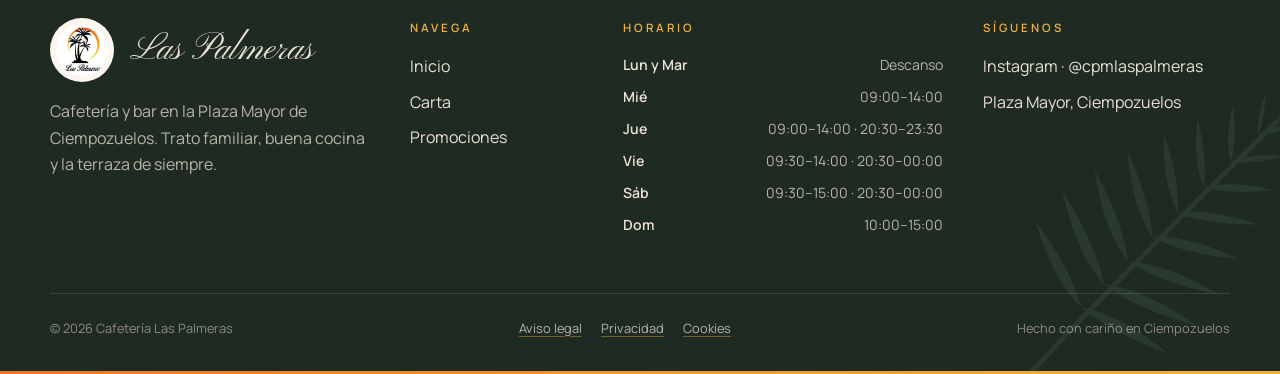
<file: carta.html>
<!doctype html>
<html lang="es" class="no-js">
<head>
  <meta charset="utf-8" />
  <meta name="viewport" content="width=device-width, initial-scale=1" />
  <title>La Carta · Las Palmeras</title>
  <meta name="description" content="Carta de la Cafetería Las Palmeras en Ciempozuelos: desayunos, tostas, ensaladas gourmet, raciones, hamburguesas, sándwiches, cafés y bebidas." />
  <meta name="theme-color" content="#fbf6ee" />
  <link rel="icon" href="assets/img/logo.png" />
  <link rel="stylesheet" href="fonts.css?v=20261025" />
  <link rel="stylesheet" href="styles.css?v=20261025" />
  <script defer src="main.js?v=20261025"></script>
</head>
<body>

  <!-- ===== Navegación ===== -->
  <header class="nav" data-nav>
    <div class="container nav-inner">
      <a class="brand" href="index.html" aria-label="Las Palmeras — inicio">
        <img src="assets/img/logo.png" alt="" />
        <span>Las Palmeras</span>
      </a>
      <button class="nav-toggle" aria-label="Abrir menú" aria-expanded="false"><span></span></button>
      <ul class="nav-links">
        <li><a href="index.html">Inicio</a></li>
        <li><a href="carta.html" aria-current="page">Carta</a></li>
        <li><a href="promociones.html">Promociones</a></li>
        <li>
          <a class="nav-ig" href="https://www.instagram.com/cpmlaspalmeras/" target="_blank" rel="noopener">
            <svg viewBox="0 0 24 24" fill="none" stroke="currentColor" stroke-width="2" aria-hidden="true"><rect x="3" y="3" width="18" height="18" rx="5"/><circle cx="12" cy="12" r="4"/><circle cx="17.5" cy="6.5" r="1" fill="currentColor" stroke="none"/></svg>
            Instagram
          </a>
        </li>
      </ul>
    </div>
  </header>

  <main>
    <section class="page-head">
      <img class="page-head-bg" src="assets/img/tosta.png" alt="" />
      <img class="leaf leaf--tl" src="assets/img/hoja-palmera.svg" alt="" aria-hidden="true" />
      <img class="leaf leaf--tr" src="assets/img/hoja-palmera.svg" alt="" aria-hidden="true" />
      <div class="container">
        <p class="kicker rise">Cocina de Las Palmeras</p>
        <h1 class="page-title rise" data-delay="1">La <span class="script">Carta</span></h1>
        <p class="page-sub rise" data-delay="2">Del primer café de la mañana a la última ración de la noche. Todo pensado para compartir a la sombra de las palmeras.</p>

        <div class="allergen-bar rise" data-delay="3" role="group" aria-label="Tachar platos que contienen estos alérgenos">
          <span>Alergias:</span>
          <button class="chip" type="button" data-allergen="gluten" aria-pressed="false">Gluten</button>
          <button class="chip" type="button" data-allergen="huevos" aria-pressed="false">Huevos</button>
          <button class="chip" type="button" data-allergen="lacteos" aria-pressed="false">Lácteos</button>
          <button class="chip" type="button" data-allergen="pescado" aria-pressed="false">Pescado</button>
          <button class="chip" type="button" data-allergen="crustaceos" aria-pressed="false">Crustáceos</button>
          <button class="chip" type="button" data-allergen="moluscos" aria-pressed="false">Moluscos</button>
          <button class="chip" type="button" data-allergen="frutos-secos" aria-pressed="false">Frutos secos</button>
          <button class="chip" type="button" data-allergen="soja" aria-pressed="false">Soja</button>
          <button class="chip" type="button" data-allergen="sesamo" aria-pressed="false">Sésamo</button>
          <button class="chip" type="button" data-allergen="mostaza" aria-pressed="false">Mostaza</button>
          <button class="chip" type="button" data-allergen="sulfitos" aria-pressed="false">Sulfitos</button>
          <button class="chip" type="button" data-allergen="apio" aria-pressed="false">Apio</button>
          <button class="chip" type="button" data-allergen="altramuces" aria-pressed="false">Altramuces</button>
          <button class="chip" type="button" data-allergen="cacahuetes" aria-pressed="false">Cacahuetes</button>
        </div>
        <p class="allergen-note" aria-live="polite"><span data-allergen-note>Toca un alérgeno y tachamos los platos que lo llevan.</span> <button class="allergen-clear" type="button" data-allergen-clear hidden>Quitar marcas</button></p>
      </div>
    </section>

    <nav class="menu-tabs" aria-label="Secciones de la carta">
      <div class="menu-tabs-inner" data-menu-tabs>
        <a href="#desayunos">Desayunos</a>
        <a href="#tostas">Tostas y canapés</a>
        <a href="#ensaladas">Ensaladas</a>
        <a href="#raciones">Raciones</a>
        <a href="#recomendaciones">Recomendaciones</a>
        <a href="#hamburguesas">Hamburguesas</a>
        <a href="#sandwiches">Sándwiches</a>
        <a href="#cafes">Cafés</a>
        <a href="#bebidas">Bebidas</a>
      </div>
    </nav>

    <div class="menu">
      <div class="container">

        <!-- 01 Desayunos -->
        <section class="menu-section" id="desayunos">
          <header class="menu-section-head reveal">
            <span class="num">01</span>
            <div><h2>Desayunos</h2><p>Para empezar el día con buen pie</p></div>
          </header>
          <ul class="menu-list">
            <li class="dish" data-a="gluten lacteos"><div class="dish-top"><span class="dish-name">Mollete con mantequilla y mermelada</span><span class="dish-dots"></span><span class="dish-price">3,70 €</span></div><div class="dish-tags"><span>Gluten</span><span>Lácteos</span></div></li>
            <li class="dish" data-a="gluten"><div class="dish-top"><span class="dish-name">Mollete con tomate y AOVE</span><span class="dish-dots"></span><span class="dish-price">3,70 €</span></div><div class="dish-tags"><span>Gluten</span></div></li>
            <li class="dish" data-a="gluten huevos lacteos"><div class="dish-top"><span class="dish-name">Mollete con aguacate, huevo poché y queso crema</span><span class="dish-dots"></span><span class="dish-price">4,20 €</span></div><div class="dish-tags"><span>Gluten</span><span>Huevos</span><span>Lácteos</span></div></li>
            <li class="dish" data-a="gluten lacteos"><div class="dish-top"><span class="dish-name">Tostada de pan de molde con mantequilla y mermelada</span><span class="dish-dots"></span><span class="dish-price">3,70 €</span></div><div class="dish-tags"><span>Gluten</span><span>Lácteos</span></div></li>
            <li class="dish" data-a="gluten huevos lacteos"><div class="dish-top"><span class="dish-name">Croissant con mermelada y mantequilla, o solo</span><span class="dish-dots"></span><span class="dish-price">3,70 €</span></div><div class="dish-tags"><span>Gluten</span><span>Huevos</span><span>Lácteos</span></div></li>
            <li class="dish" data-a="gluten huevos lacteos soja"><div class="dish-top"><span class="dish-name">Napolitana de crema o chocolate</span><span class="dish-dots"></span><span class="dish-price">3,70 €</span></div><div class="dish-tags"><span>Gluten</span><span>Huevos</span><span>Lácteos</span><span>Soja</span></div></li>
            <li class="dish" data-a="huevos"><div class="dish-top"><span class="dish-name">Pincho de tortilla</span><span class="dish-dots"></span><span class="dish-price">3,00 €</span></div><div class="dish-tags"><span>Huevos</span></div></li>
            <li class="dish" data-a="huevos"><div class="dish-top"><span class="dish-name">Tortilla de patata entera</span><span class="dish-dots"></span><span class="dish-price">17,00 €</span></div><div class="dish-tags"><span>Huevos</span></div></li>
            <li class="dish" data-a="gluten huevos lacteos"><div class="dish-top"><span class="dish-name">Tarta de queso artesanal</span><span class="dish-dots"></span><span class="dish-price">5,50 €</span></div><div class="dish-tags"><span>Gluten</span><span>Huevos</span><span>Lácteos</span></div></li>
            <li class="dish" data-a="gluten huevos lacteos soja"><div class="dish-top"><span class="dish-name">Tarta tres chocolates</span><span class="dish-dots"></span><span class="dish-price">5,50 €</span></div><div class="dish-tags"><span>Gluten</span><span>Huevos</span><span>Lácteos</span><span>Soja</span></div></li>
            <li class="dish" data-a="gluten huevos lacteos"><div class="dish-top"><span class="dish-name">Tarta de la semana</span><span class="dish-dots"></span><span class="dish-price">6,00 €</span></div><div class="dish-tags"><span>Gluten</span><span>Huevos</span><span>Lácteos</span></div></li>
            <li class="dish" data-a="gluten huevos lacteos"><div class="dish-top"><span class="dish-name">Bizcocho casero</span><span class="dish-dots"></span><span class="dish-price">3,00 €</span></div><div class="dish-tags"><span>Gluten</span><span>Huevos</span><span>Lácteos</span></div></li>
          </ul>
        </section>

        <!-- 02 Tostas -->
        <section class="menu-section" id="tostas">
          <header class="menu-section-head reveal">
            <span class="num">02</span>
            <div><h2>Tostas y canapés gourmet</h2><p>Sobre pan crujiente, recién tostado</p></div>
          </header>
          <ul class="menu-list">
            <li class="dish" data-a="gluten"><div class="dish-top"><span class="dish-name">Tosta de jamón ibérico con tomate</span><span class="dish-dots"></span><span class="dish-price">9,50 €</span></div><div class="dish-tags"><span>Gluten</span></div></li>
            <li class="dish" data-a="gluten huevos sulfitos"><div class="dish-top"><span class="dish-name">Tosta de foie de pato con cebolla caramelizada</span><span class="dish-dots"></span><span class="dish-price">13,95 €</span></div><div class="dish-tags"><span>Gluten</span><span>Huevos</span><span>Sulfitos</span></div></li>
            <li class="dish" data-a="gluten pescado"><div class="dish-top"><span class="dish-name">Canapé de sardina ahumada</span><span class="dish-dots"></span><span class="dish-price">6,00 €</span></div><div class="dish-tags"><span>Gluten</span><span>Pescado</span></div></li>
            <li class="dish" data-a="gluten pescado"><div class="dish-top"><span class="dish-name">Pulga matrimonio<small>Sardina del Cantábrico y boquerón en vinagre</small></span><span class="dish-dots"></span><span class="dish-price">6,00 €</span></div><div class="dish-tags"><span>Gluten</span><span>Pescado</span></div></li>
          </ul>
          <figure class="menu-feature reveal" style="margin-inline:0"><img src="assets/img/tosta.png" alt="" loading="lazy" /><p>Pan bien tostado, buen producto y poco más.</p></figure>
        </section>

        <!-- 03 Ensaladas -->
        <section class="menu-section" id="ensaladas">
          <header class="menu-section-head reveal">
            <span class="num">03</span>
            <div><h2>Ensaladas gourmet</h2><p>Frescas y de temporada</p></div>
          </header>
          <ul class="menu-list">
            <li class="dish" data-a=""><div class="dish-top"><span class="dish-name">Ensalada de tomate de temporada, cebolla morada y AOVE</span><span class="dish-dots"></span><span class="dish-price">12,00 €</span></div></li>
            <li class="dish" data-a="lacteos frutos-secos sulfitos"><div class="dish-top"><span class="dish-name">Ensalada de queso de cabra, frutos secos y vinagreta de miel</span><span class="dish-dots"></span><span class="dish-price">13,50 €</span></div><div class="dish-tags"><span>Lácteos</span><span>Frutos secos</span><span>Sulfitos</span></div></li>
            <li class="dish" data-a=""><div class="dish-top"><span class="dish-name">Ensalada de brotes gourmet</span><span class="dish-dots"></span><span class="dish-price">12,95 €</span></div></li>
            <li class="dish" data-a="huevos moluscos"><div class="dish-top"><span class="dish-name">Ensaladilla de piparra</span><span class="dish-dots"></span><span class="dish-price">12,00 €</span></div><div class="dish-tags"><span>Huevos</span><span>Moluscos</span></div></li>
          </ul>
        </section>

        <!-- 04 Raciones -->
        <section class="menu-section" id="raciones">
          <header class="menu-section-head reveal">
            <span class="num">04</span>
            <div><h2>Raciones</h2><p>Para compartir en la mesa</p></div>
          </header>
          <ul class="menu-list">
            <li class="dish" data-a="gluten huevos lacteos"><div class="dish-top"><span class="dish-name">Croquetas de jamón caseras<small>8 unidades</small></span><span class="dish-dots"></span><span class="dish-price">14,00 €</span></div><div class="dish-tags"><span>Gluten</span><span>Huevos</span><span>Lácteos</span></div></li>
            <li class="dish" data-a="gluten huevos lacteos"><div class="dish-top"><span class="dish-name">Croqueta de jamón casera<small>Unidad</small></span><span class="dish-dots"></span><span class="dish-price">1,85 €</span></div><div class="dish-tags"><span>Gluten</span><span>Huevos</span><span>Lácteos</span></div></li>
            <li class="dish" data-a="huevos"><div class="dish-top"><span class="dish-name">Patatas bravas</span><span class="dish-dots"></span><span class="dish-price">9,50 €</span></div><div class="dish-tags"><span>Huevos</span></div></li>
            <li class="dish" data-a=""><div class="dish-top"><span class="dish-name">Carne madurada fileteada<small>Para 2 personas</small></span><span class="dish-dots"></span><span class="dish-price">33,00 €</span></div></li>
            <li class="dish" data-a="sulfitos"><div class="dish-top"><span class="dish-name">Oreja confitada con salsa</span><span class="dish-dots"></span><span class="dish-price">16,50 €</span></div><div class="dish-tags"><span>Sulfitos</span></div></li>
            <li class="dish" data-a="moluscos gluten"><div class="dish-top"><span class="dish-name">Calamares a la plancha o a la andaluza</span><span class="dish-dots"></span><span class="dish-price">21,50 €</span></div><div class="dish-tags"><span>Moluscos</span><span>Gluten</span></div></li>
            <li class="dish" data-a="moluscos"><div class="dish-top"><span class="dish-name">Zamburiñas<small>Unidad</small></span><span class="dish-dots"></span><span class="dish-price">3,00 €</span></div><div class="dish-tags"><span>Moluscos</span></div></li>
            <li class="dish" data-a="crustaceos"><div class="dish-top"><span class="dish-name">Gamba al ajillo</span><span class="dish-dots"></span><span class="dish-price">17,00 €</span></div><div class="dish-tags"><span>Crustáceos</span></div></li>
            <li class="dish" data-a="gluten huevos crustaceos"><div class="dish-top"><span class="dish-name">Tortillita de camarón</span><span class="dish-dots"></span><span class="dish-price">3,00 €</span></div><div class="dish-tags"><span>Gluten</span><span>Huevos</span><span>Crustáceos</span></div></li>
          </ul>
          <figure class="menu-feature reveal" style="margin-inline:0"><img src="assets/img/tortillitas.webp" alt="" loading="lazy" /><p>Tortillitas de camarón, crujientes y finas como deben ser.</p></figure>
        </section>

        <!-- 05 Recomendaciones -->
        <section class="menu-section" id="recomendaciones">
          <header class="menu-section-head reveal">
            <span class="num">05</span>
            <div><h2>Recomendaciones</h2><p>Lo que te sugiere la casa</p></div>
          </header>
          <ul class="menu-list">
            <li class="dish" data-a=""><div class="dish-top"><span class="dish-name">Alitas de pollo<small>6 unidades</small></span><span class="dish-dots"></span><span class="dish-price">7,50 €</span></div></li>
            <li class="dish" data-a="gluten huevos crustaceos"><div class="dish-top"><span class="dish-name">Flor de alcachofa confitada con carbonara de parmesano y jamón de pato</span><span class="dish-dots"></span><span class="dish-price">6,00 €</span></div><div class="dish-tags"><span>Gluten</span><span>Huevos</span><span>Crustáceos</span></div></li>
            <li class="dish" data-a="crustaceos"><div class="dish-top"><span class="dish-name">Pulpo a la plancha con parmentier de patatas y pimentón</span><span class="dish-dots"></span><span class="dish-price">33,00 €</span></div><div class="dish-tags"><span>Crustáceos</span></div></li>
            <li class="dish" data-a="pescado soja sesamo"><div class="dish-top"><span class="dish-name">Tataki de atún rojo</span><span class="dish-dots"></span><span class="dish-price">22,00 €</span></div><div class="dish-tags"><span>Pescado</span><span>Soja</span><span>Sésamo</span></div></li>
          </ul>
        </section>

        <!-- 06 Hamburguesas -->
        <section class="menu-section" id="hamburguesas">
          <header class="menu-section-head reveal">
            <span class="num">06</span>
            <div><h2>Hamburguesas</h2><p>Jugosas, a la plancha y con sus patatas</p></div>
          </header>
          <ul class="menu-list">
            <li class="dish" data-a="gluten lacteos huevos mostaza"><div class="dish-top"><span class="dish-name">Hamburguesa Smash</span><span class="dish-dots"></span><span class="dish-price">11,99 €</span></div><div class="dish-tags"><span>Gluten</span><span>Lácteos</span><span>Huevos</span><span>Mostaza</span></div></li>
            <li class="dish" data-a="gluten lacteos huevos mostaza"><div class="dish-top"><span class="dish-name">Doble Smash</span><span class="dish-dots"></span><span class="dish-price">13,99 €</span></div><div class="dish-tags"><span>Gluten</span><span>Lácteos</span><span>Huevos</span><span>Mostaza</span></div></li>
            <li class="dish" data-a="gluten lacteos huevos mostaza"><div class="dish-top"><span class="dish-name">Buey Vaca</span><span class="dish-dots"></span><span class="dish-price">14,99 €</span></div><div class="dish-tags"><span>Gluten</span><span>Lácteos</span><span>Huevos</span><span>Mostaza</span></div></li>
            <li class="dish" data-a="gluten lacteos huevos mostaza"><div class="dish-top"><span class="dish-name">Angus</span><span class="dish-dots"></span><span class="dish-price">18,00 €</span></div><div class="dish-tags"><span>Gluten</span><span>Lácteos</span><span>Huevos</span><span>Mostaza</span></div></li>
            <li class="dish" data-a="gluten lacteos huevos mostaza"><div class="dish-top"><span class="dish-name">Ibérica</span><span class="dish-dots"></span><span class="dish-price">13,50 €</span></div><div class="dish-tags"><span>Gluten</span><span>Lácteos</span><span>Huevos</span><span>Mostaza</span></div></li>
          </ul>
          <figure class="menu-feature reveal" style="margin-inline:0"><img src="assets/img/hamburguesa.png" alt="" loading="lazy" /><p>Pan brioche, carne jugosa y patatas cortadas a mano.</p></figure>
        </section>

        <!-- 07 Sándwiches -->
        <section class="menu-section" id="sandwiches">
          <header class="menu-section-head reveal">
            <span class="num">07</span>
            <div><h2>Sándwiches</h2><p>Los clásicos de la barra</p></div>
          </header>
          <ul class="menu-list">
            <li class="dish" data-a="gluten lacteos"><div class="dish-top"><span class="dish-name">Mixto Las Palmeras</span><span class="dish-dots"></span><span class="dish-price">4,00 €</span></div><div class="dish-tags"><span>Gluten</span><span>Lácteos</span></div></li>
            <li class="dish" data-a="gluten lacteos huevos"><div class="dish-top"><span class="dish-name">Mixto Las Palmeras con huevo</span><span class="dish-dots"></span><span class="dish-price">4,75 €</span></div><div class="dish-tags"><span>Gluten</span><span>Lácteos</span><span>Huevos</span></div></li>
            <li class="dish" data-a="gluten huevos lacteos"><div class="dish-top"><span class="dish-name">Lesama</span><span class="dish-dots"></span><span class="dish-price">7,50 €</span></div><div class="dish-tags"><span>Gluten</span><span>Huevos</span><span>Lácteos</span></div></li>
            <li class="dish" data-a="gluten huevos pescado lacteos"><div class="dish-top"><span class="dish-name">Vegetal</span><span class="dish-dots"></span><span class="dish-price">6,00 €</span></div><div class="dish-tags"><span>Gluten</span><span>Huevos</span><span>Pescado</span><span>Lácteos</span></div></li>
          </ul>
        </section>

        <div class="menu-divider" aria-hidden="true"><img src="assets/img/hoja-palmera.svg" alt="" />Bebidas</div>

        <!-- 08 Cafés -->
        <section class="menu-section" id="cafes">
          <header class="menu-section-head reveal">
            <span class="num">08</span>
            <div><h2>Cafés</h2><p>Recién hechos, como a ti te gustan</p></div>
          </header>
          <ul class="menu-list">
            <li class="dish" data-a=""><div class="dish-top"><span class="dish-name">Café solo</span><span class="dish-dots"></span><span class="dish-price">1,90 €</span></div></li>
            <li class="dish" data-a="lacteos"><div class="dish-top"><span class="dish-name">Café con leche</span><span class="dish-dots"></span><span class="dish-price">1,90 €</span></div><div class="dish-tags"><span>Lácteos</span></div></li>
            <li class="dish" data-a=""><div class="dish-top"><span class="dish-name">Café americano</span><span class="dish-dots"></span><span class="dish-price">1,90 €</span></div></li>
            <li class="dish" data-a=""><div class="dish-top"><span class="dish-name">Café doble</span><span class="dish-dots"></span><span class="dish-price">2,40 €</span></div></li>
            <li class="dish" data-a="lacteos"><div class="dish-top"><span class="dish-name">Café bombón</span><span class="dish-dots"></span><span class="dish-price">2,20 €</span></div><div class="dish-tags"><span>Lácteos</span></div></li>
          </ul>
        </section>

        <!-- 09 Bebidas -->
        <section class="menu-section" id="bebidas">
          <header class="menu-section-head reveal">
            <span class="num">09</span>
            <div><h2>Bebidas</h2><p>Calientes, frías y naturales</p></div>
          </header>
          <ul class="menu-list">
            <li class="dish" data-a="lacteos"><div class="dish-top"><span class="dish-name">Chai Spiced</span><span class="dish-dots"></span><span class="dish-price">3,00 €</span></div><div class="dish-tags"><span>Lácteos</span></div></li>
            <li class="dish" data-a="lacteos"><div class="dish-top"><span class="dish-name">ColaCao</span><span class="dish-dots"></span><span class="dish-price">2,00 €</span></div><div class="dish-tags"><span>Lácteos</span></div></li>
            <li class="dish" data-a=""><div class="dish-top"><span class="dish-name">Infusión premium</span><span class="dish-dots"></span><span class="dish-price">2,00 €</span></div></li>
            <li class="dish" data-a=""><div class="dish-top"><span class="dish-name">Zumo de naranja natural</span><span class="dish-dots"></span><span class="dish-price">3,20 €</span></div></li>
          </ul>
        </section>

        <p class="menu-legal">Alérgenos indicados según los 14 de declaración obligatoria (Reglamento UE 1169/2011). Precios con IVA incluido. Si tienes alguna alergia o intolerancia, pregúntanos: te informaremos encantados.</p>
      </div>
    </div>
  </main>

  <!-- ===== Footer ===== -->
  <footer class="footer">
    <img class="leaf leaf--br" src="assets/img/hoja-palmera.svg" alt="" aria-hidden="true" />
    <div class="container">
      <div class="footer-grid">
        <div>
          <div class="footer-brand"><img src="assets/img/logo.png" alt="" /><span>Las Palmeras</span></div>
          <p>Cafetería y bar en la Plaza Mayor de Ciempozuelos. Trato familiar, buena cocina y la terraza de siempre.</p>
        </div>
        <div>
          <h4>Navega</h4>
          <ul>
            <li><a href="index.html">Inicio</a></li>
            <li><a href="carta.html">Carta</a></li>
            <li><a href="promociones.html">Promociones</a></li>
          </ul>
        </div>
        <div>
          <h4>Horario</h4>
          <ul class="footer-hours">
            <li><span>Lun y Mar</span><span>Descanso</span></li>
            <li><span>Mié</span><span>09:00–14:00</span></li>
            <li><span>Jue</span><span>09:00–14:00 · 20:30–23:30</span></li>
            <li><span>Vie</span><span>09:30–14:00 · 20:30–00:00</span></li>
            <li><span>Sáb</span><span>09:30–15:00 · 20:30–00:00</span></li>
            <li><span>Dom</span><span>10:00–15:00</span></li>
          </ul>
        </div>
        <div>
          <h4>Síguenos</h4>
          <ul>
            <li><a href="https://www.instagram.com/cpmlaspalmeras/" target="_blank" rel="noopener">Instagram · @cpmlaspalmeras</a></li>
            <li><a href="index.html#donde-estamos">Plaza Mayor, Ciempozuelos</a></li>
          </ul>
        </div>
      </div>
      <div class="footer-bottom">
        <span>© <span data-year>2026</span> Cafetería Las Palmeras</span>
        <nav class="footer-legal" aria-label="Textos legales"><a href="aviso-legal.html">Aviso legal</a><a href="privacidad.html">Privacidad</a><a href="cookies.html">Cookies</a></nav>
        <span>Hecho con cariño en Ciempozuelos</span>
      </div>
    </div>
  </footer>
  <div class="sunset-line"></div>

</body>
</html>
</file>
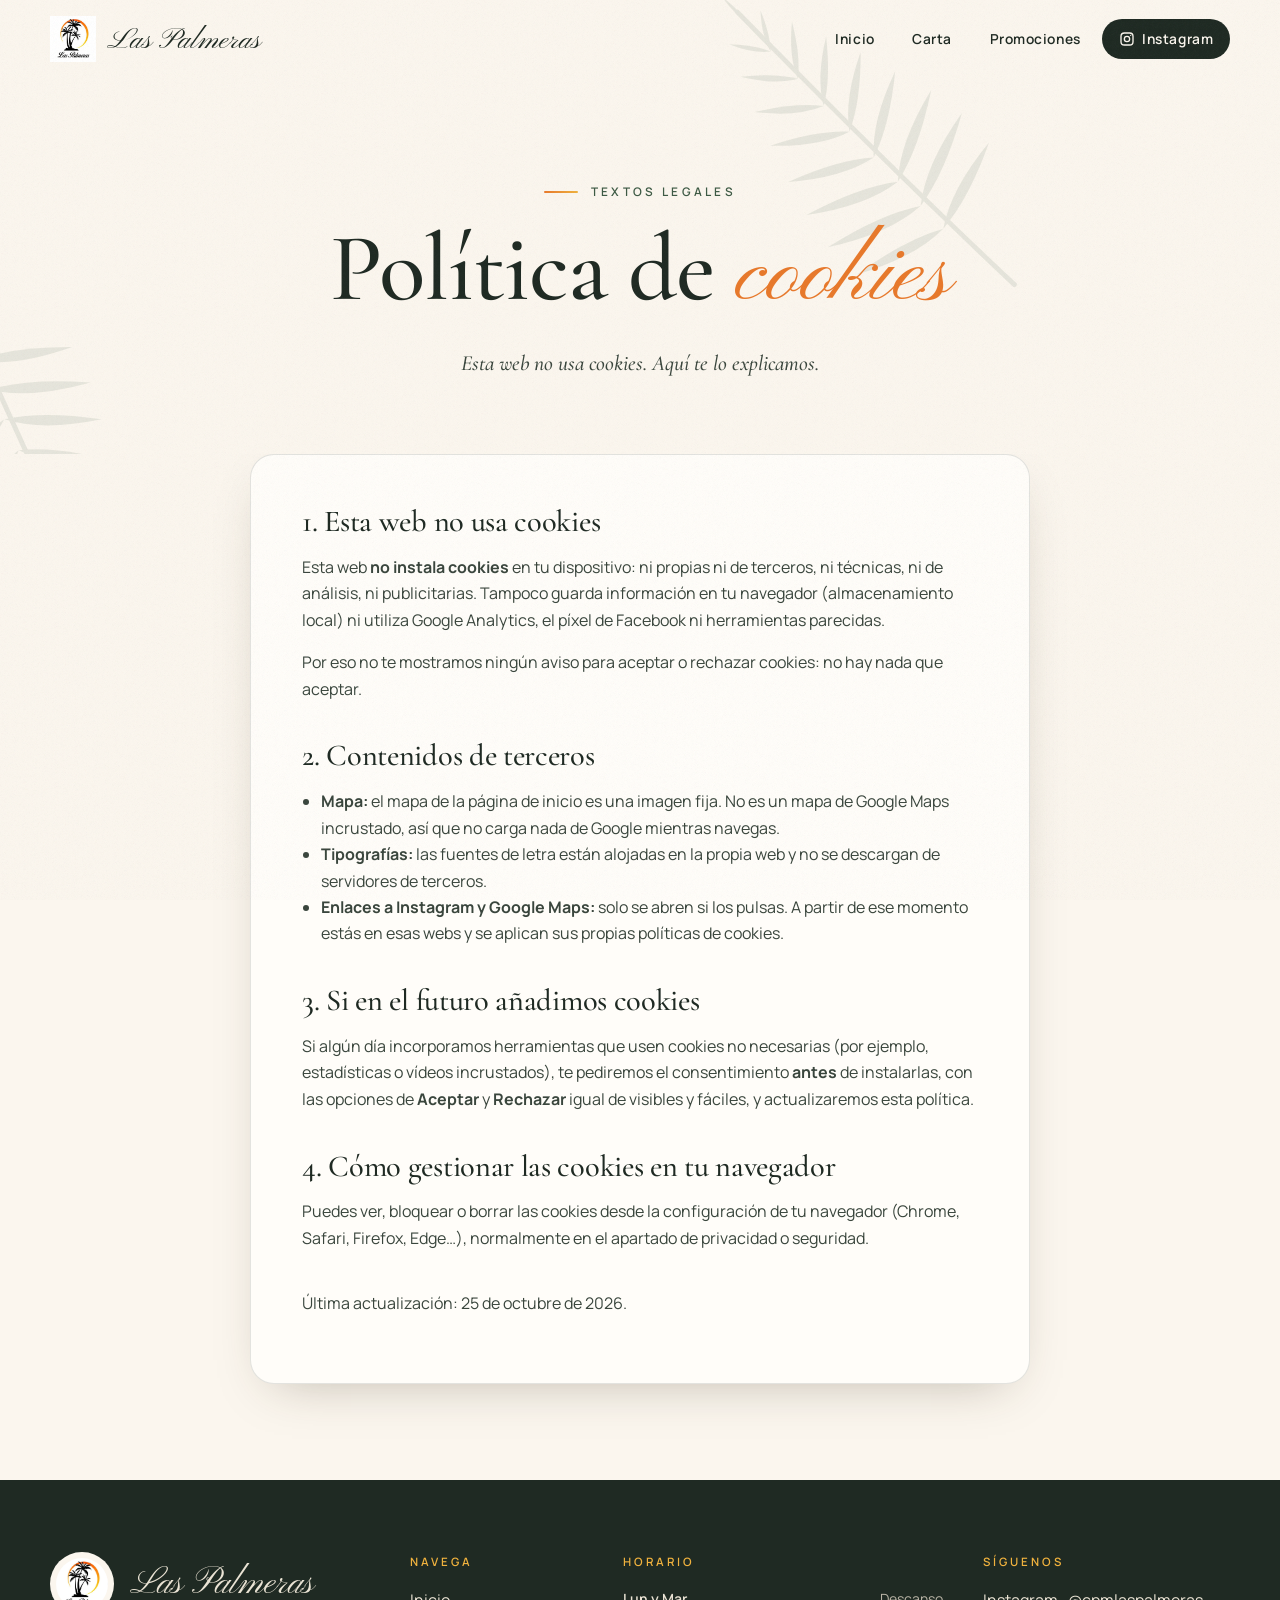
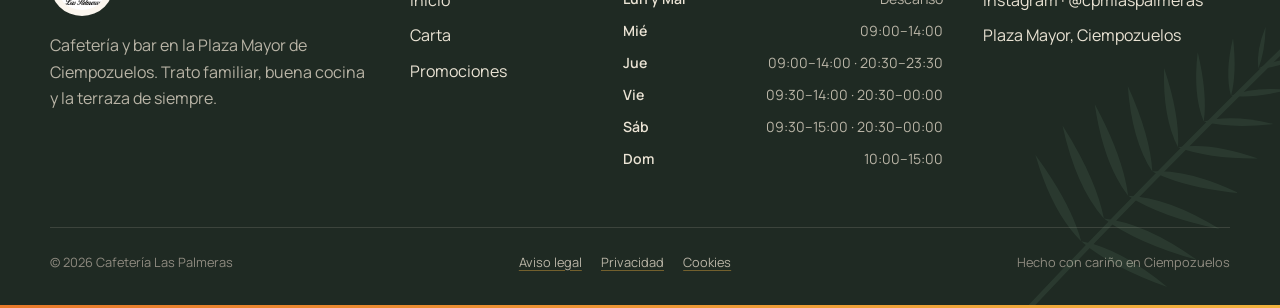
<file: cookies.html>
<!doctype html>
<html lang="es" class="no-js">
<head>
  <meta charset="utf-8" />
  <meta name="viewport" content="width=device-width, initial-scale=1" />
  <title>Política de cookies · Las Palmeras</title>
  <meta name="description" content="Política de cookies de la web de la Cafetería Las Palmeras: esta web no utiliza cookies." />
  <meta name="theme-color" content="#fbf6ee" />
  <link rel="icon" href="assets/img/logo.png" />
  <link rel="stylesheet" href="fonts.css?v=20261025" />
  <link rel="stylesheet" href="styles.css?v=20261025" />
  <script defer src="main.js?v=20261025"></script>
</head>
<body>

  <!-- ===== Navegación ===== -->
  <header class="nav" data-nav>
    <div class="container nav-inner">
      <a class="brand" href="index.html" aria-label="Las Palmeras — inicio">
        <img src="assets/img/logo.png" alt="" />
        <span>Las Palmeras</span>
      </a>
      <button class="nav-toggle" aria-label="Abrir menú" aria-expanded="false"><span></span></button>
      <ul class="nav-links">
        <li><a href="index.html">Inicio</a></li>
        <li><a href="carta.html">Carta</a></li>
        <li><a href="promociones.html">Promociones</a></li>
        <li>
          <a class="nav-ig" href="https://www.instagram.com/cpmlaspalmeras/" target="_blank" rel="noopener">
            <svg viewBox="0 0 24 24" fill="none" stroke="currentColor" stroke-width="2" aria-hidden="true"><rect x="3" y="3" width="18" height="18" rx="5"/><circle cx="12" cy="12" r="4"/><circle cx="17.5" cy="6.5" r="1" fill="currentColor" stroke="none"/></svg>
            Instagram
          </a>
        </li>
      </ul>
    </div>
  </header>

  <main>
    <section class="page-head">
      <img class="leaf leaf--tl" src="assets/img/hoja-palmera.svg" alt="" aria-hidden="true" />
      <img class="leaf leaf--tr" src="assets/img/hoja-palmera.svg" alt="" aria-hidden="true" />
      <div class="container">
        <p class="kicker rise">Textos legales</p>
        <h1 class="page-title rise" data-delay="1">Política de <span class="script">cookies</span></h1>
        <p class="page-sub rise" data-delay="2">Esta web no usa cookies. Aquí te lo explicamos.</p>
      </div>
    </section>

    <section class="legal">
      <div class="container">
        <article class="legal-body">
            <h2>1. Esta web no usa cookies</h2>
            <p>Esta web <strong>no instala cookies</strong> en tu dispositivo: ni propias ni de terceros, ni técnicas, ni de análisis, ni publicitarias. Tampoco guarda información en tu navegador (almacenamiento local) ni utiliza Google Analytics, el píxel de Facebook ni herramientas parecidas.</p>
            <p>Por eso no te mostramos ningún aviso para aceptar o rechazar cookies: no hay nada que aceptar.</p>

            <h2>2. Contenidos de terceros</h2>
            <ul>
              <li><strong>Mapa:</strong> el mapa de la página de inicio es una imagen fija. No es un mapa de Google Maps incrustado, así que no carga nada de Google mientras navegas.</li>
              <li><strong>Tipografías:</strong> las fuentes de letra están alojadas en la propia web y no se descargan de servidores de terceros.</li>
              <li><strong>Enlaces a Instagram y Google Maps:</strong> solo se abren si los pulsas. A partir de ese momento estás en esas webs y se aplican sus propias políticas de cookies.</li>
            </ul>

            <h2>3. Si en el futuro añadimos cookies</h2>
            <p>Si algún día incorporamos herramientas que usen cookies no necesarias (por ejemplo, estadísticas o vídeos incrustados), te pediremos el consentimiento <strong>antes</strong> de instalarlas, con las opciones de <strong>Aceptar</strong> y <strong>Rechazar</strong> igual de visibles y fáciles, y actualizaremos esta política.</p>

            <h2>4. Cómo gestionar las cookies en tu navegador</h2>
            <p>Puedes ver, bloquear o borrar las cookies desde la configuración de tu navegador (Chrome, Safari, Firefox, Edge…), normalmente en el apartado de privacidad o seguridad.</p>
            <p class="legal-updated">Última actualización: 25 de octubre de 2026.</p>
        </article>
      </div>
    </section>
  </main>

  <!-- ===== Footer ===== -->
  <footer class="footer">
    <img class="leaf leaf--br" src="assets/img/hoja-palmera.svg" alt="" aria-hidden="true" />
    <div class="container">
      <div class="footer-grid">
        <div>
          <div class="footer-brand"><img src="assets/img/logo.png" alt="" /><span>Las Palmeras</span></div>
          <p>Cafetería y bar en la Plaza Mayor de Ciempozuelos. Trato familiar, buena cocina y la terraza de siempre.</p>
        </div>
        <div>
          <h4>Navega</h4>
          <ul>
            <li><a href="index.html">Inicio</a></li>
            <li><a href="carta.html">Carta</a></li>
            <li><a href="promociones.html">Promociones</a></li>
          </ul>
        </div>
        <div>
          <h4>Horario</h4>
          <ul class="footer-hours">
            <li><span>Lun y Mar</span><span>Descanso</span></li>
            <li><span>Mié</span><span>09:00–14:00</span></li>
            <li><span>Jue</span><span>09:00–14:00 · 20:30–23:30</span></li>
            <li><span>Vie</span><span>09:30–14:00 · 20:30–00:00</span></li>
            <li><span>Sáb</span><span>09:30–15:00 · 20:30–00:00</span></li>
            <li><span>Dom</span><span>10:00–15:00</span></li>
          </ul>
        </div>
        <div>
          <h4>Síguenos</h4>
          <ul>
            <li><a href="https://www.instagram.com/cpmlaspalmeras/" target="_blank" rel="noopener">Instagram · @cpmlaspalmeras</a></li>
            <li><a href="index.html#donde-estamos">Plaza Mayor, Ciempozuelos</a></li>
          </ul>
        </div>
      </div>
      <div class="footer-bottom">
        <span>© <span data-year>2026</span> Cafetería Las Palmeras</span>
        <nav class="footer-legal" aria-label="Textos legales"><a href="aviso-legal.html">Aviso legal</a><a href="privacidad.html">Privacidad</a><a href="cookies.html">Cookies</a></nav>
        <span>Hecho con cariño en Ciempozuelos</span>
      </div>
    </div>
  </footer>
  <div class="sunset-line"></div>

</body>
</html>
</file>
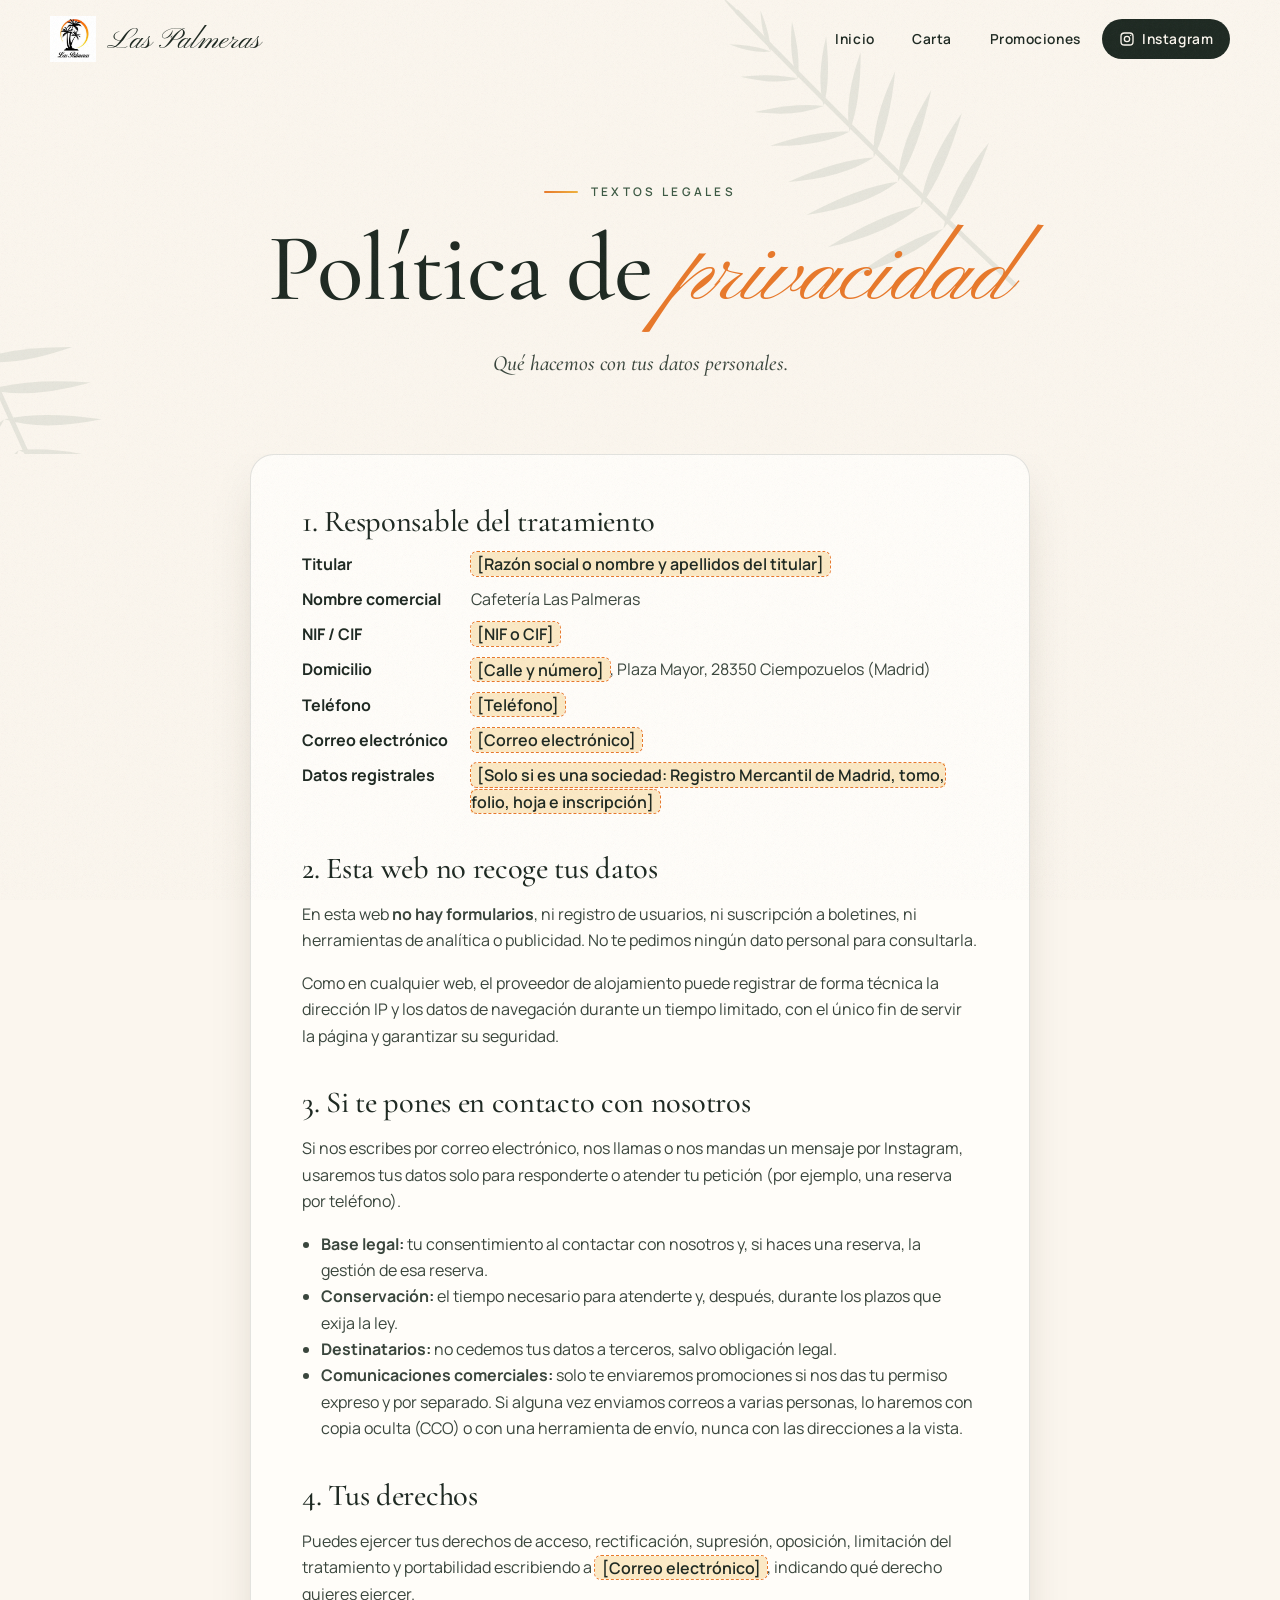
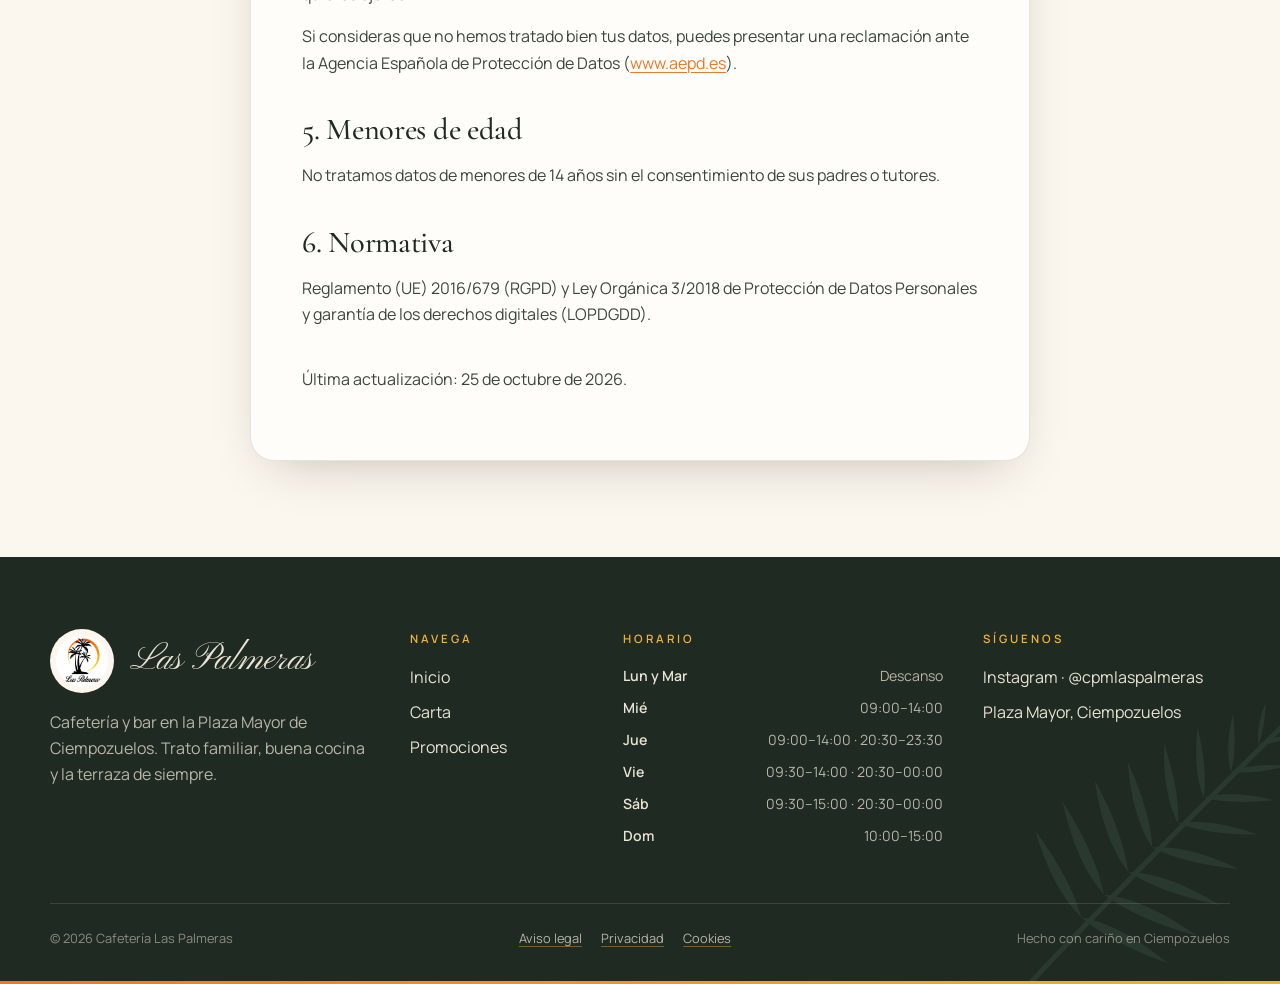
<file: privacidad.html>
<!doctype html>
<html lang="es" class="no-js">
<head>
  <meta charset="utf-8" />
  <meta name="viewport" content="width=device-width, initial-scale=1" />
  <title>Política de privacidad · Las Palmeras</title>
  <meta name="description" content="Política de privacidad de la Cafetería Las Palmeras (Ciempozuelos)." />
  <meta name="theme-color" content="#fbf6ee" />
  <link rel="icon" href="assets/img/logo.png" />
  <link rel="stylesheet" href="fonts.css?v=20261025" />
  <link rel="stylesheet" href="styles.css?v=20261025" />
  <script defer src="main.js?v=20261025"></script>
</head>
<body>

  <!-- ===== Navegación ===== -->
  <header class="nav" data-nav>
    <div class="container nav-inner">
      <a class="brand" href="index.html" aria-label="Las Palmeras — inicio">
        <img src="assets/img/logo.png" alt="" />
        <span>Las Palmeras</span>
      </a>
      <button class="nav-toggle" aria-label="Abrir menú" aria-expanded="false"><span></span></button>
      <ul class="nav-links">
        <li><a href="index.html">Inicio</a></li>
        <li><a href="carta.html">Carta</a></li>
        <li><a href="promociones.html">Promociones</a></li>
        <li>
          <a class="nav-ig" href="https://www.instagram.com/cpmlaspalmeras/" target="_blank" rel="noopener">
            <svg viewBox="0 0 24 24" fill="none" stroke="currentColor" stroke-width="2" aria-hidden="true"><rect x="3" y="3" width="18" height="18" rx="5"/><circle cx="12" cy="12" r="4"/><circle cx="17.5" cy="6.5" r="1" fill="currentColor" stroke="none"/></svg>
            Instagram
          </a>
        </li>
      </ul>
    </div>
  </header>

  <main>
    <section class="page-head">
      <img class="leaf leaf--tl" src="assets/img/hoja-palmera.svg" alt="" aria-hidden="true" />
      <img class="leaf leaf--tr" src="assets/img/hoja-palmera.svg" alt="" aria-hidden="true" />
      <div class="container">
        <p class="kicker rise">Textos legales</p>
        <h1 class="page-title rise" data-delay="1">Política de <span class="script">privacidad</span></h1>
        <p class="page-sub rise" data-delay="2">Qué hacemos con tus datos personales.</p>
      </div>
    </section>

    <section class="legal">
      <div class="container">
        <article class="legal-body">
            <h2>1. Responsable del tratamiento</h2>
            <dl class="legal-data">
              <dt>Titular</dt><dd><span class="pendiente">[Razón social o nombre y apellidos del titular]</span></dd>
              <dt>Nombre comercial</dt><dd>Cafetería Las Palmeras</dd>
              <dt>NIF / CIF</dt><dd><span class="pendiente">[NIF o CIF]</span></dd>
              <dt>Domicilio</dt><dd><span class="pendiente">[Calle y número]</span>, Plaza Mayor, 28350 Ciempozuelos (Madrid)</dd>
              <dt>Teléfono</dt><dd><span class="pendiente">[Teléfono]</span></dd>
              <dt>Correo electrónico</dt><dd><span class="pendiente">[Correo electrónico]</span></dd>
              <dt>Datos registrales</dt><dd><span class="pendiente">[Solo si es una sociedad: Registro Mercantil de Madrid, tomo, folio, hoja e inscripción]</span></dd>
            </dl>
            <h2>2. Esta web no recoge tus datos</h2>
            <p>En esta web <strong>no hay formularios</strong>, ni registro de usuarios, ni suscripción a boletines, ni herramientas de analítica o publicidad. No te pedimos ningún dato personal para consultarla.</p>
            <p>Como en cualquier web, el proveedor de alojamiento puede registrar de forma técnica la dirección IP y los datos de navegación durante un tiempo limitado, con el único fin de servir la página y garantizar su seguridad.</p>

            <h2>3. Si te pones en contacto con nosotros</h2>
            <p>Si nos escribes por correo electrónico, nos llamas o nos mandas un mensaje por Instagram, usaremos tus datos solo para responderte o atender tu petición (por ejemplo, una reserva por teléfono).</p>
            <ul>
              <li><strong>Base legal:</strong> tu consentimiento al contactar con nosotros y, si haces una reserva, la gestión de esa reserva.</li>
              <li><strong>Conservación:</strong> el tiempo necesario para atenderte y, después, durante los plazos que exija la ley.</li>
              <li><strong>Destinatarios:</strong> no cedemos tus datos a terceros, salvo obligación legal.</li>
              <li><strong>Comunicaciones comerciales:</strong> solo te enviaremos promociones si nos das tu permiso expreso y por separado. Si alguna vez enviamos correos a varias personas, lo haremos con copia oculta (CCO) o con una herramienta de envío, nunca con las direcciones a la vista.</li>
            </ul>

            <h2>4. Tus derechos</h2>
            <p>Puedes ejercer tus derechos de acceso, rectificación, supresión, oposición, limitación del tratamiento y portabilidad escribiendo a <span class="pendiente">[Correo electrónico]</span>, indicando qué derecho quieres ejercer.</p>
            <p>Si consideras que no hemos tratado bien tus datos, puedes presentar una reclamación ante la Agencia Española de Protección de Datos (<a href="https://www.aepd.es" target="_blank" rel="noopener">www.aepd.es</a>).</p>

            <h2>5. Menores de edad</h2>
            <p>No tratamos datos de menores de 14 años sin el consentimiento de sus padres o tutores.</p>

            <h2>6. Normativa</h2>
            <p>Reglamento (UE) 2016/679 (RGPD) y Ley Orgánica 3/2018 de Protección de Datos Personales y garantía de los derechos digitales (LOPDGDD).</p>
            <p class="legal-updated">Última actualización: 25 de octubre de 2026.</p>
        </article>
      </div>
    </section>
  </main>

  <!-- ===== Footer ===== -->
  <footer class="footer">
    <img class="leaf leaf--br" src="assets/img/hoja-palmera.svg" alt="" aria-hidden="true" />
    <div class="container">
      <div class="footer-grid">
        <div>
          <div class="footer-brand"><img src="assets/img/logo.png" alt="" /><span>Las Palmeras</span></div>
          <p>Cafetería y bar en la Plaza Mayor de Ciempozuelos. Trato familiar, buena cocina y la terraza de siempre.</p>
        </div>
        <div>
          <h4>Navega</h4>
          <ul>
            <li><a href="index.html">Inicio</a></li>
            <li><a href="carta.html">Carta</a></li>
            <li><a href="promociones.html">Promociones</a></li>
          </ul>
        </div>
        <div>
          <h4>Horario</h4>
          <ul class="footer-hours">
            <li><span>Lun y Mar</span><span>Descanso</span></li>
            <li><span>Mié</span><span>09:00–14:00</span></li>
            <li><span>Jue</span><span>09:00–14:00 · 20:30–23:30</span></li>
            <li><span>Vie</span><span>09:30–14:00 · 20:30–00:00</span></li>
            <li><span>Sáb</span><span>09:30–15:00 · 20:30–00:00</span></li>
            <li><span>Dom</span><span>10:00–15:00</span></li>
          </ul>
        </div>
        <div>
          <h4>Síguenos</h4>
          <ul>
            <li><a href="https://www.instagram.com/cpmlaspalmeras/" target="_blank" rel="noopener">Instagram · @cpmlaspalmeras</a></li>
            <li><a href="index.html#donde-estamos">Plaza Mayor, Ciempozuelos</a></li>
          </ul>
        </div>
      </div>
      <div class="footer-bottom">
        <span>© <span data-year>2026</span> Cafetería Las Palmeras</span>
        <nav class="footer-legal" aria-label="Textos legales"><a href="aviso-legal.html">Aviso legal</a><a href="privacidad.html">Privacidad</a><a href="cookies.html">Cookies</a></nav>
        <span>Hecho con cariño en Ciempozuelos</span>
      </div>
    </div>
  </footer>
  <div class="sunset-line"></div>

</body>
</html>
</file>
<file: fonts.css>
/* Fuentes alojadas en la propia web (sin conexiÃ³n a Google). Subconjuntos latin y latin-ext. */
/* latin-ext */
@font-face {
  font-family: 'Cormorant Garamond';
  font-style: italic;
  font-weight: 500;
  font-display: swap;
  src: url(assets/fonts/cormorantgaramond-italic-latin-ext.woff2) format('woff2');
  unicode-range: U+0100-02BA, U+02BD-02C5, U+02C7-02CC, U+02CE-02D7, U+02DD-02FF, U+0304, U+0308, U+0329, U+1D00-1DBF, U+1E00-1E9F, U+1EF2-1EFF, U+2020, U+20A0-20AB, U+20AD-20C4, U+2113, U+2C60-2C7F, U+A720-A7FF;
}
/* latin */
@font-face {
  font-family: 'Cormorant Garamond';
  font-style: italic;
  font-weight: 500;
  font-display: swap;
  src: url(assets/fonts/cormorantgaramond-italic-latin.woff2) format('woff2');
  unicode-range: U+0000-00FF, U+0131, U+0152-0153, U+02BB-02BC, U+02C6, U+02DA, U+02DC, U+0304, U+0308, U+0329, U+2000-206F, U+20AC, U+2122, U+2191, U+2193, U+2212, U+2215, U+FEFF, U+FFFD;
}
/* latin-ext */
@font-face {
  font-family: 'Cormorant Garamond';
  font-style: italic;
  font-weight: 600;
  font-display: swap;
  src: url(assets/fonts/cormorantgaramond-italic-latin-ext.woff2) format('woff2');
  unicode-range: U+0100-02BA, U+02BD-02C5, U+02C7-02CC, U+02CE-02D7, U+02DD-02FF, U+0304, U+0308, U+0329, U+1D00-1DBF, U+1E00-1E9F, U+1EF2-1EFF, U+2020, U+20A0-20AB, U+20AD-20C4, U+2113, U+2C60-2C7F, U+A720-A7FF;
}
/* latin */
@font-face {
  font-family: 'Cormorant Garamond';
  font-style: italic;
  font-weight: 600;
  font-display: swap;
  src: url(assets/fonts/cormorantgaramond-italic-latin.woff2) format('woff2');
  unicode-range: U+0000-00FF, U+0131, U+0152-0153, U+02BB-02BC, U+02C6, U+02DA, U+02DC, U+0304, U+0308, U+0329, U+2000-206F, U+20AC, U+2122, U+2191, U+2193, U+2212, U+2215, U+FEFF, U+FFFD;
}
/* latin-ext */
@font-face {
  font-family: 'Cormorant Garamond';
  font-style: normal;
  font-weight: 500;
  font-display: swap;
  src: url(assets/fonts/cormorantgaramond-normal-latin-ext.woff2) format('woff2');
  unicode-range: U+0100-02BA, U+02BD-02C5, U+02C7-02CC, U+02CE-02D7, U+02DD-02FF, U+0304, U+0308, U+0329, U+1D00-1DBF, U+1E00-1E9F, U+1EF2-1EFF, U+2020, U+20A0-20AB, U+20AD-20C4, U+2113, U+2C60-2C7F, U+A720-A7FF;
}
/* latin */
@font-face {
  font-family: 'Cormorant Garamond';
  font-style: normal;
  font-weight: 500;
  font-display: swap;
  src: url(assets/fonts/cormorantgaramond-normal-latin.woff2) format('woff2');
  unicode-range: U+0000-00FF, U+0131, U+0152-0153, U+02BB-02BC, U+02C6, U+02DA, U+02DC, U+0304, U+0308, U+0329, U+2000-206F, U+20AC, U+2122, U+2191, U+2193, U+2212, U+2215, U+FEFF, U+FFFD;
}
/* latin-ext */
@font-face {
  font-family: 'Cormorant Garamond';
  font-style: normal;
  font-weight: 600;
  font-display: swap;
  src: url(assets/fonts/cormorantgaramond-normal-latin-ext.woff2) format('woff2');
  unicode-range: U+0100-02BA, U+02BD-02C5, U+02C7-02CC, U+02CE-02D7, U+02DD-02FF, U+0304, U+0308, U+0329, U+1D00-1DBF, U+1E00-1E9F, U+1EF2-1EFF, U+2020, U+20A0-20AB, U+20AD-20C4, U+2113, U+2C60-2C7F, U+A720-A7FF;
}
/* latin */
@font-face {
  font-family: 'Cormorant Garamond';
  font-style: normal;
  font-weight: 600;
  font-display: swap;
  src: url(assets/fonts/cormorantgaramond-normal-latin.woff2) format('woff2');
  unicode-range: U+0000-00FF, U+0131, U+0152-0153, U+02BB-02BC, U+02C6, U+02DA, U+02DC, U+0304, U+0308, U+0329, U+2000-206F, U+20AC, U+2122, U+2191, U+2193, U+2212, U+2215, U+FEFF, U+FFFD;
}
/* latin-ext */
@font-face {
  font-family: 'Manrope';
  font-style: normal;
  font-weight: 400;
  font-display: swap;
  src: url(assets/fonts/manrope-normal-latin-ext.woff2) format('woff2');
  unicode-range: U+0100-02BA, U+02BD-02C5, U+02C7-02CC, U+02CE-02D7, U+02DD-02FF, U+0304, U+0308, U+0329, U+1D00-1DBF, U+1E00-1E9F, U+1EF2-1EFF, U+2020, U+20A0-20AB, U+20AD-20C4, U+2113, U+2C60-2C7F, U+A720-A7FF;
}
/* latin */
@font-face {
  font-family: 'Manrope';
  font-style: normal;
  font-weight: 400;
  font-display: swap;
  src: url(assets/fonts/manrope-normal-latin.woff2) format('woff2');
  unicode-range: U+0000-00FF, U+0131, U+0152-0153, U+02BB-02BC, U+02C6, U+02DA, U+02DC, U+0304, U+0308, U+0329, U+2000-206F, U+20AC, U+2122, U+2191, U+2193, U+2212, U+2215, U+FEFF, U+FFFD;
}
/* latin-ext */
@font-face {
  font-family: 'Manrope';
  font-style: normal;
  font-weight: 500;
  font-display: swap;
  src: url(assets/fonts/manrope-normal-latin-ext.woff2) format('woff2');
  unicode-range: U+0100-02BA, U+02BD-02C5, U+02C7-02CC, U+02CE-02D7, U+02DD-02FF, U+0304, U+0308, U+0329, U+1D00-1DBF, U+1E00-1E9F, U+1EF2-1EFF, U+2020, U+20A0-20AB, U+20AD-20C4, U+2113, U+2C60-2C7F, U+A720-A7FF;
}
/* latin */
@font-face {
  font-family: 'Manrope';
  font-style: normal;
  font-weight: 500;
  font-display: swap;
  src: url(assets/fonts/manrope-normal-latin.woff2) format('woff2');
  unicode-range: U+0000-00FF, U+0131, U+0152-0153, U+02BB-02BC, U+02C6, U+02DA, U+02DC, U+0304, U+0308, U+0329, U+2000-206F, U+20AC, U+2122, U+2191, U+2193, U+2212, U+2215, U+FEFF, U+FFFD;
}
/* latin-ext */
@font-face {
  font-family: 'Manrope';
  font-style: normal;
  font-weight: 600;
  font-display: swap;
  src: url(assets/fonts/manrope-normal-latin-ext.woff2) format('woff2');
  unicode-range: U+0100-02BA, U+02BD-02C5, U+02C7-02CC, U+02CE-02D7, U+02DD-02FF, U+0304, U+0308, U+0329, U+1D00-1DBF, U+1E00-1E9F, U+1EF2-1EFF, U+2020, U+20A0-20AB, U+20AD-20C4, U+2113, U+2C60-2C7F, U+A720-A7FF;
}
/* latin */
@font-face {
  font-family: 'Manrope';
  font-style: normal;
  font-weight: 600;
  font-display: swap;
  src: url(assets/fonts/manrope-normal-latin.woff2) format('woff2');
  unicode-range: U+0000-00FF, U+0131, U+0152-0153, U+02BB-02BC, U+02C6, U+02DA, U+02DC, U+0304, U+0308, U+0329, U+2000-206F, U+20AC, U+2122, U+2191, U+2193, U+2212, U+2215, U+FEFF, U+FFFD;
}
/* latin-ext */
@font-face {
  font-family: 'Manrope';
  font-style: normal;
  font-weight: 700;
  font-display: swap;
  src: url(assets/fonts/manrope-normal-latin-ext.woff2) format('woff2');
  unicode-range: U+0100-02BA, U+02BD-02C5, U+02C7-02CC, U+02CE-02D7, U+02DD-02FF, U+0304, U+0308, U+0329, U+1D00-1DBF, U+1E00-1E9F, U+1EF2-1EFF, U+2020, U+20A0-20AB, U+20AD-20C4, U+2113, U+2C60-2C7F, U+A720-A7FF;
}
/* latin */
@font-face {
  font-family: 'Manrope';
  font-style: normal;
  font-weight: 700;
  font-display: swap;
  src: url(assets/fonts/manrope-normal-latin.woff2) format('woff2');
  unicode-range: U+0000-00FF, U+0131, U+0152-0153, U+02BB-02BC, U+02C6, U+02DA, U+02DC, U+0304, U+0308, U+0329, U+2000-206F, U+20AC, U+2122, U+2191, U+2193, U+2212, U+2215, U+FEFF, U+FFFD;
}
/* latin-ext */
@font-face {
  font-family: 'Pinyon Script';
  font-style: normal;
  font-weight: 400;
  font-display: swap;
  src: url(assets/fonts/pinyonscript-normal-latin-ext.woff2) format('woff2');
  unicode-range: U+0100-02BA, U+02BD-02C5, U+02C7-02CC, U+02CE-02D7, U+02DD-02FF, U+0304, U+0308, U+0329, U+1D00-1DBF, U+1E00-1E9F, U+1EF2-1EFF, U+2020, U+20A0-20AB, U+20AD-20C4, U+2113, U+2C60-2C7F, U+A720-A7FF;
}
/* latin */
@font-face {
  font-family: 'Pinyon Script';
  font-style: normal;
  font-weight: 400;
  font-display: swap;
  src: url(assets/fonts/pinyonscript-normal-latin.woff2) format('woff2');
  unicode-range: U+0000-00FF, U+0131, U+0152-0153, U+02BB-02BC, U+02C6, U+02DA, U+02DC, U+0304, U+0308, U+0329, U+2000-206F, U+20AC, U+2122, U+2191, U+2193, U+2212, U+2215, U+FEFF, U+FFFD;
}
</file>
<file: styles.css>
/* ==========================================================================
   Las Palmeras — Cafetería · Bar · Ciempozuelos
   Estilo: editorial claro, crema cálida, acento atardecer (del logo) + verde palmera
   ========================================================================== */

:root {
  --bg:        #fbf6ee;   /* crema */
  --bg-2:      #f3e9d8;   /* arena */
  --paper:     #fffdf9;
  --ink:       #1f2a23;   /* verde casi negro */
  --ink-soft:  #3a463d;
  --ink-mute:  #7a7f72;
  --palm:      #3d5a44;   /* verde palmera */
  --sun:       #e8792b;   /* naranja atardecer */
  --gold:      #f0b23e;   /* dorado */
  --line:      rgba(31, 42, 35, .12);
  --sunset:    linear-gradient(90deg, var(--sun), var(--gold));
  --radius:    18px;
  --shadow:    0 18px 50px -24px rgba(61, 50, 30, .35);
  --ease-out:  cubic-bezier(.22, 1, .36, 1);
  --nav-h:     78px;
  --f-display: "Cormorant Garamond", Georgia, serif;
  --f-body:    "Manrope", system-ui, -apple-system, "Segoe UI", sans-serif;
  --f-script:  "Pinyon Script", "Cormorant Garamond", cursive;
}

*, *::before, *::after { box-sizing: border-box; }
html { overflow-x: clip; scroll-behavior: smooth; -webkit-text-size-adjust: 100%; }
body {
  margin: 0;
  overflow-x: clip;
  background: var(--bg);
  color: var(--ink);
  font-family: var(--f-body);
  font-size: 16px;
  line-height: 1.65;
  -webkit-font-smoothing: antialiased;
}
img { max-width: 100%; display: block; }
a { color: inherit; text-decoration: none; }
::selection { background: var(--gold); color: var(--ink); }

/* Grano de papel muy suave sobre todo */
body::after {
  content: "";
  position: fixed; inset: 0;
  pointer-events: none;
  z-index: 200;
  opacity: .05;
  background-image: url("data:image/svg+xml,%3Csvg xmlns='http://www.w3.org/2000/svg' width='160' height='160'%3E%3Cfilter id='n'%3E%3CfeTurbulence baseFrequency='.9' numOctaves='2' stitchTiles='stitch'/%3E%3C/filter%3E%3Crect width='100%25' height='100%25' filter='url(%23n)'/%3E%3C/svg%3E");
}

.container { width: min(1180px, 100% - 2.5rem); margin-inline: auto; }

.kicker {
  font-size: .74rem;
  letter-spacing: .28em;
  text-transform: uppercase;
  font-weight: 600;
  color: var(--palm);
  display: inline-flex; align-items: center; gap: .8rem;
  margin: 0 0 1.1rem;
}
.kicker::before {
  content: ""; width: 34px; height: 2px; border-radius: 2px;
  background: var(--sunset);
}

h1, h2, h3 { font-family: var(--f-display); font-weight: 500; line-height: 1.05; margin: 0; letter-spacing: -.01em; }
h1 em, h2 em, h3 em { font-style: italic; color: var(--sun); }

/* ---------- Splash ---------- */
.splash {
  position: fixed; inset: 0; z-index: 300;
  display: grid; place-items: center;
  background: var(--bg);
  transition: opacity .7s var(--ease-out), visibility .7s;
  animation: splashSafety .01s 4.5s forwards;
}
.splash img { width: 150px; mix-blend-mode: multiply; animation: splashIn 1.1s var(--ease-out) both; }
.splash.is-out { opacity: 0; visibility: hidden; pointer-events: none; }
@keyframes splashIn { from { opacity: 0; transform: translateY(14px) scale(.94); } to { opacity: 1; transform: none; } }
@keyframes splashSafety { to { opacity: 0; visibility: hidden; pointer-events: none; } }

/* ---------- Navegación ---------- */
.nav {
  position: fixed; top: 0; left: 0; right: 0; z-index: 100;
  height: var(--nav-h);
  transition: background .4s var(--ease-out), box-shadow .4s var(--ease-out), height .4s var(--ease-out);
}
.nav.is-solid {
  background: rgba(251, 246, 238, .9);
  box-shadow: 0 1px 0 var(--line);
  --nav-h: 66px;
}
@supports (backdrop-filter: blur(10px)) {
  .nav.is-solid { background: rgba(251, 246, 238, .72); backdrop-filter: blur(14px) saturate(140%); -webkit-backdrop-filter: blur(14px) saturate(140%); }
}
.nav-inner { height: 100%; display: flex; align-items: center; justify-content: space-between; gap: 1rem; }
.brand { display: flex; align-items: center; gap: .7rem; }
.brand img { width: 46px; height: 46px; object-fit: contain; mix-blend-mode: multiply; }
.brand span { font-family: var(--f-script); font-size: 1.85rem; line-height: 1; padding-top: .2rem; }

.nav-links { display: flex; align-items: center; gap: .35rem; list-style: none; margin: 0; padding: 0; }
.nav-links a {
  position: relative;
  display: inline-flex; align-items: center; gap: .45rem;
  padding: .55rem 1rem;
  font-size: .86rem; font-weight: 600; letter-spacing: .04em;
  border-radius: 999px;
  transition: background .3s, color .3s;
}
.nav-links a:hover { background: rgba(61, 90, 68, .08); }
.nav-links a[aria-current="page"]::after {
  content: ""; position: absolute; left: 1rem; right: 1rem; bottom: .25rem;
  height: 2px; border-radius: 2px; background: var(--sunset);
}
.nav-links .nav-ig {
  background: var(--ink); color: var(--bg);
  padding-inline: 1.05rem;
}
.nav-links .nav-ig:hover { background: var(--palm); }
.nav-ig svg { width: 16px; height: 16px; }

.nav-toggle {
  display: none;
  width: 46px; height: 46px; border-radius: 50%;
  border: 1px solid var(--line); background: var(--paper);
  cursor: pointer; position: relative;
}
.nav-toggle span, .nav-toggle span::before {
  position: absolute; left: 50%; top: 50%; width: 18px; height: 1.6px; background: var(--ink);
  transform: translate(-50%, -4px); transition: transform .35s var(--ease-out);
}
.nav-toggle span::before { content: ""; transform: translate(-50%, 7px); }
.nav.is-open .nav-toggle span { transform: translate(-50%, 0) rotate(45deg); }
.nav.is-open .nav-toggle span::before { transform: translate(-50%, 0) rotate(-90deg); }

@media (max-width: 780px) {
  .nav-toggle { display: block; }
  .nav-links {
    position: fixed; inset: 0 0 auto 0; top: 0;
    flex-direction: column; align-items: stretch; gap: .3rem;
    padding: calc(var(--nav-h) + 1rem) 1.25rem 2rem;
    background: var(--bg);
    box-shadow: 0 30px 60px -30px rgba(0,0,0,.25);
    transform: translateY(-105%);
    transition: transform .5s var(--ease-out);
    z-index: -1;
  }
  .nav.is-open .nav-links { transform: none; }
  .nav-links a { font-size: 1.05rem; padding: 1rem 1.1rem; justify-content: flex-start; }
  .nav-links a[aria-current="page"]::after { left: 1.1rem; right: auto; width: 30px; bottom: .6rem; }
  .nav-links .nav-ig { justify-content: center; margin-top: .6rem; }
}

/* ---------- Botones ---------- */
.btn {
  display: inline-flex; align-items: center; gap: .6rem;
  padding: .95rem 1.6rem;
  border-radius: 999px;
  font-weight: 600; font-size: .92rem; letter-spacing: .02em;
  transition: transform .35s var(--ease-out), box-shadow .35s var(--ease-out), background .3s, color .3s;
}
.btn-sun { background: var(--ink); color: var(--bg); box-shadow: 0 12px 30px -14px rgba(31,42,35,.6); }
.btn-sun:hover { transform: translateY(-3px); background: var(--sun); box-shadow: 0 18px 34px -14px rgba(232,121,43,.7); }
.btn-ghost { border: 1px solid rgba(31,42,35,.25); background: rgba(255,253,249,.6); }
.btn-ghost:hover { transform: translateY(-3px); border-color: var(--ink); background: var(--paper); }
.btn svg { width: 16px; height: 16px; transition: transform .35s var(--ease-out); }
.btn:hover svg { transform: translateX(3px); }

/* ---------- Hojas de palmera decorativas ---------- */
.leaf {
  position: absolute; pointer-events: none; user-select: none;
  width: clamp(180px, 26vw, 380px);
  opacity: .1;
  transform-origin: 6% 94%;
  animation: sway 16s ease-in-out infinite alternate;
}
.leaf--tl { top: -40px; left: -70px; transform: scaleX(-1) rotate(160deg); animation-name: swayFlip; }
.leaf--br { bottom: -30px; right: -60px; }
.leaf--tr { top: -30px; right: -50px; transform: rotate(-90deg); animation-name: swayTr; }
/* Brisa: movimiento lento y amplio de las hojas de fondo */
@keyframes sway {
  0%   { transform: rotate(-9deg) translate(0, 0); }
  35%  { transform: rotate(4deg) translate(10px, -6px); }
  65%  { transform: rotate(-3deg) translate(-6px, 4px); }
  100% { transform: rotate(11deg) translate(14px, -10px); }
}
@keyframes swayTr {
  0%   { transform: rotate(-101deg) translate(0, 0); }
  35%  { transform: rotate(-88deg) translate(-8px, 6px); }
  65%  { transform: rotate(-95deg) translate(6px, -4px); }
  100% { transform: rotate(-79deg) translate(-12px, 10px); }
}
@keyframes swayFlip {
  0%   { transform: scaleX(-1) rotate(150deg) translate(0, 0); }
  35%  { transform: scaleX(-1) rotate(163deg) translate(8px, 6px); }
  65%  { transform: scaleX(-1) rotate(156deg) translate(-6px, -4px); }
  100% { transform: scaleX(-1) rotate(171deg) translate(12px, 10px); }
}

/* ---------- Reveal on scroll ---------- */
.reveal { opacity: 0; transform: translateY(34px); transition: opacity 1s var(--ease-out), transform 1s var(--ease-out); }
.reveal.is-visible { opacity: 1; transform: none; }
.reveal[data-split] { opacity: 1; transform: none; }
.reveal[data-delay="1"] { transition-delay: .1s; }
.reveal[data-delay="2"] { transition-delay: .2s; }
.reveal[data-delay="3"] { transition-delay: .3s; }
.no-js .reveal { opacity: 1; transform: none; }

/* Entrada de cabeceras: solo CSS, no depende de que cargue el JS */
.rise { animation: rise 1.1s var(--ease-out) .15s both; }
.rise[data-delay="1"] { animation-delay: .3s; }
.rise[data-delay="2"] { animation-delay: .45s; }
.rise[data-delay="3"] { animation-delay: .6s; }
@keyframes rise { from { opacity: 0; transform: translateY(28px); } to { opacity: 1; transform: none; } }

/* ==========================================================================
   INICIO
   ========================================================================== */
.hero {
  position: relative;
  min-height: 100vh; min-height: 100svh;
  display: grid; place-items: center;
  padding: calc(var(--nav-h) + 2rem) 0 5rem;
  text-align: center;
  isolation: isolate;
  overflow: clip;
}
.hero-bg {
  position: absolute; inset: 0; z-index: -3;
  width: 100%; height: 100%; object-fit: cover;
  opacity: .2;
  filter: saturate(.7) sepia(.15);
  transform: scale(1.06);
  will-change: transform;
}
.hero::before {
  content: ""; position: absolute; inset: 0; z-index: -2;
  background:
    radial-gradient(60% 50% at 50% 42%, rgba(251,246,238,.55), transparent 70%),
    linear-gradient(180deg, rgba(251,246,238,.75) 0%, rgba(251,246,238,.35) 40%, var(--bg) 96%);
}
.hero-sun {
  position: absolute; z-index: -1;
  left: 50%; top: 47%;
  width: min(74vmin, 620px); aspect-ratio: 1;
  translate: -50% -50%;
  border-radius: 50%;
  background: conic-gradient(from 200deg, transparent 0 18%, var(--gold) 34%, var(--sun) 62%, transparent 80% 100%);
  -webkit-mask: radial-gradient(farthest-side, transparent calc(100% - 9px), #000 calc(100% - 8px));
          mask: radial-gradient(farthest-side, transparent calc(100% - 9px), #000 calc(100% - 8px));
  opacity: .55;
  animation: sunSpin 40s linear infinite;
}
@keyframes sunSpin { to { rotate: 360deg; } }

.hero-content { position: relative; max-width: 860px; padding-inline: 1.25rem; }
.hero-logo {
  width: clamp(92px, 12vw, 132px); margin: 0 auto 1.4rem;
  mix-blend-mode: multiply;
}
.hero-title {
  font-size: clamp(2.7rem, 7.4vw, 6.2rem);
  line-height: .98;
  text-wrap: balance;
  max-width: 15ch; margin-inline: auto;
}
.hero-title .script {
  display: block;
  font-family: var(--f-script);
  font-weight: 400; font-style: normal;
  font-size: 1.12em;
  line-height: 1.15;
  color: var(--ink);
}
.hero-sub {
  font-family: var(--f-display); font-style: italic;
  font-size: clamp(1.15rem, 2vw, 1.45rem);
  color: var(--ink-soft);
  max-width: 34ch; margin: 1.4rem auto 2.2rem;
  line-height: 1.45;
}
.hero-ctas { display: flex; flex-wrap: wrap; justify-content: center; gap: .8rem; }
.hero-meta {
  position: absolute; bottom: 1.6rem; left: 0; right: 0;
  display: flex; justify-content: center; gap: 2rem; flex-wrap: wrap;
  font-size: .72rem; letter-spacing: .24em; text-transform: uppercase; color: var(--ink-mute);
}
.hero-meta span { display: inline-flex; align-items: center; gap: .5rem; }
.hero-meta span::before { content: ""; width: 6px; height: 6px; border-radius: 50%; background: var(--sun); }

/* Marquee */
.marquee {
  border-block: 1px solid var(--line);
  padding: 1.05rem 0;
  overflow: hidden;
  background: var(--paper);
}
.marquee-track {
  display: flex; width: max-content; gap: 3rem;
  animation: marquee 38s linear infinite;
}
.marquee-track span {
  font-family: var(--f-display); font-style: italic; font-size: 1.6rem; white-space: nowrap;
  display: inline-flex; align-items: center; gap: 3rem;
}
.marquee-track span::after { content: "✦"; font-style: normal; font-size: .9rem; color: var(--sun); }
@keyframes marquee { to { transform: translateX(-50%); } }

/* Bienvenida */
.welcome { position: relative; padding: clamp(5rem, 11vw, 9rem) 0; }
.welcome-grid {
  display: grid; grid-template-columns: .9fr 1.1fr; gap: clamp(2.5rem, 6vw, 6rem); align-items: center;
}
.welcome-photo {
  position: relative;
  border-radius: 220px 220px var(--radius) var(--radius);
  overflow: hidden;
  aspect-ratio: 4 / 5;
  box-shadow: var(--shadow);
  background: var(--bg-2);
}
.welcome-photo img { width: 100%; height: 100%; object-fit: cover; opacity: .82; filter: saturate(.85); transition: transform 1.4s var(--ease-out), opacity .6s; }
.welcome-photo:hover img { transform: scale(1.05); opacity: 1; }
.welcome-photo figcaption {
  position: absolute; left: 1rem; bottom: 1rem;
  font-size: .72rem; letter-spacing: .2em; text-transform: uppercase;
  background: rgba(255,253,249,.85); padding: .45rem .8rem; border-radius: 999px;
}
.welcome h2 { font-size: clamp(2.2rem, 4.6vw, 3.8rem); text-wrap: balance; margin-bottom: 1.6rem; }
.welcome p { color: var(--ink-soft); font-size: 1.06rem; max-width: 56ch; margin: 0 0 1.1rem; }
.welcome .signature {
  font-family: var(--f-display); font-style: italic; font-weight: 600;
  font-size: clamp(1.7rem, 3vw, 2.3rem); color: var(--sun); margin-top: 1.6rem; line-height: 1.2;
  display: flex; align-items: center; gap: .9rem;
}
.welcome .signature::before {
  content: ""; flex: none; width: 34px; height: 2px; border-radius: 2px; background: var(--sunset);
}

.pillars {
  display: grid; grid-template-columns: repeat(3, 1fr); gap: 1.2rem;
  margin-top: clamp(4rem, 8vw, 6rem);
}
.pillar {
  position: relative;
  background: var(--paper);
  border: 1px solid var(--line);
  border-radius: var(--radius);
  padding: 2rem 1.8rem 2.1rem;
  transition: transform .5s var(--ease-out), box-shadow .5s var(--ease-out), border-color .5s;
}
.pillar:hover { transform: translateY(-6px); box-shadow: var(--shadow); border-color: rgba(232,121,43,.35); }
.pillar-num { font-family: var(--f-display); font-style: italic; font-size: 1rem; color: var(--sun); }
.pillar h3 { font-size: 1.75rem; margin: .5rem 0 .6rem; }
.pillar p { margin: 0; color: var(--ink-soft); font-size: .96rem; }

/* De nuestra cocina — fotos tenues */
.taste { position: relative; padding: 0 0 clamp(5rem, 10vw, 8rem); }
.taste-head { display: flex; justify-content: space-between; align-items: end; gap: 2rem; flex-wrap: wrap; margin-bottom: 2.2rem; }
.taste-head h2 { font-size: clamp(2rem, 4vw, 3.2rem); }
.taste-actions { display: flex; align-items: center; gap: 1rem; flex-wrap: wrap; }

/* Carrusel */
.carousel-arrows { display: flex; gap: .55rem; }
.carousel-arrow {
  position: relative;
  width: 54px; height: 54px; border-radius: 50%;
  display: grid; place-items: center;
  border: 1px solid rgba(31,42,35,.22);
  background: var(--paper); color: var(--ink);
  cursor: pointer; isolation: isolate; overflow: hidden;
  transition: transform .35s var(--ease-out), border-color .35s, color .35s, box-shadow .35s;
}
.carousel-arrow::before {
  content: ""; position: absolute; inset: 0; z-index: -1;
  background: var(--sunset);
  transform: scale(0); border-radius: 50%;
  transition: transform .45s var(--ease-out);
}
.carousel-arrow:hover { border-color: transparent; transform: translateY(-2px); box-shadow: 0 12px 24px -12px rgba(232,121,43,.8); }
.carousel-arrow:hover::before { transform: scale(1); }
.carousel-arrow:active { transform: scale(.94); }
.carousel-arrow svg { width: 20px; height: 20px; transition: transform .35s var(--ease-out); }
[data-carousel-prev]:hover svg { transform: translateX(-3px); }
[data-carousel-next]:hover svg { transform: translateX(3px); }
.carousel-arrow:focus-visible { outline: 2px solid var(--sun); outline-offset: 3px; }

.taste-carousel { position: relative; }
.taste-track {
  display: flex; gap: 1rem; align-items: flex-start;
  overflow-x: auto; overflow-y: visible;
  scroll-snap-type: x mandatory;
  scrollbar-width: none;
  padding: .5rem 0 3rem;
  outline: none;
}
.taste-track::-webkit-scrollbar { display: none; }
.taste-track .taste-item { flex: 0 0 calc((100% - 3rem) / 4); scroll-snap-align: start; }
.taste-carousel::before, .taste-carousel::after {
  content: ""; position: absolute; top: 0; bottom: 2rem; width: 40px; z-index: 2; pointer-events: none;
}
.taste-carousel::before { left: 0; background: linear-gradient(90deg, var(--bg), transparent); opacity: 0; transition: opacity .4s; }
.taste-carousel::after { right: 0; background: linear-gradient(-90deg, var(--bg), transparent); }
.taste-carousel.is-scrolled::before { opacity: 1; }
.carousel-progress {
  height: 2px; border-radius: 2px; background: var(--line); overflow: hidden;
  margin-top: -1.2rem;
}
.carousel-progress span {
  display: block; height: 100%; width: 25%;
  background: var(--sunset); border-radius: 2px;
  transform-origin: left; transition: transform .5s var(--ease-out);
}
@media (max-width: 960px) { .taste-track .taste-item { flex-basis: calc((100% - 1rem) / 2.3); } }
@media (max-width: 560px) {
  .taste-track .taste-item { flex-basis: 72%; }
  .carousel-arrow { width: 48px; height: 48px; }
}

.taste-item {
  position: relative; overflow: hidden; border-radius: var(--radius);
  aspect-ratio: 3 / 4; background: var(--bg-2); margin: 0;
}
.taste-item:nth-child(even) { margin-top: 2rem; }
.taste-item img {
  width: 100%; height: 100%; object-fit: cover;
  opacity: .5; filter: saturate(.55) sepia(.18);
  transition: opacity .7s var(--ease-out), filter .7s var(--ease-out), transform 1.2s var(--ease-out);
}
.taste-item:hover img { opacity: 1; filter: none; transform: scale(1.06); }
.taste-item span {
  position: absolute; left: 1rem; right: 1rem; bottom: 1rem;
  font-family: var(--f-display); font-style: italic; font-size: 1.3rem; color: var(--ink);
  background: rgba(255,253,249,.88); padding: .4rem .9rem; border-radius: 999px; width: fit-content;
}

/* Horario */
.hours { position: relative; padding: 0 0 clamp(5rem, 10vw, 8rem); }
.hours .leaf--tl { top: -60px; left: -80px; opacity: .08; }
/* Hoja entre horario y mapa: tallo escondido a la derecha, hojas hacia la izquierda */
.leaf--hours { bottom: -60px; right: auto; left: calc(100% - 6px); z-index: 3; opacity: .13; animation-name: swayMirror; }
@keyframes swayMirror {
  0%   { transform: scaleX(-1) rotate(20deg) translate(0, 0); }
  35%  { transform: scaleX(-1) rotate(32deg) translate(8px, -6px); }
  65%  { transform: scaleX(-1) rotate(25deg) translate(-6px, 4px); }
  100% { transform: scaleX(-1) rotate(38deg) translate(12px, -8px); }
}
.leaf--taste { top: -70px; right: -40px; }
.hours-grid {
  display: grid; grid-template-columns: .85fr 1.15fr; gap: clamp(2.5rem, 6vw, 5.5rem); align-items: center;
}
.hours-intro h2 { font-size: clamp(2.2rem, 4.6vw, 3.6rem); text-wrap: balance; margin-bottom: 1.2rem; }
.hours-intro > p:not(.kicker):not(.hours-status) { color: var(--ink-soft); font-size: 1.06rem; max-width: 40ch; margin: 0; }

.hours-status {
  display: inline-flex; align-items: center; gap: .7rem;
  margin: 1.8rem 0 0; padding: .7rem 1.2rem .7rem 1rem;
  border-radius: 999px; background: var(--paper); border: 1px solid var(--line);
  font-weight: 600; font-size: .92rem;
  box-shadow: 0 10px 26px -18px rgba(61,50,30,.5);
}
.hours-status[hidden] { display: none; }
.hours-dot { width: 10px; height: 10px; border-radius: 50%; background: var(--ink-mute); flex: none; }
.hours-status.is-open .hours-dot { background: #3f9a5a; animation: openPulse 2s ease-out infinite; }
.hours-status.is-open { color: var(--palm); }
.hours-status.is-closed .hours-dot { background: var(--sun); }
@keyframes openPulse { 0% { box-shadow: 0 0 0 0 rgba(63,154,90,.5); } 100% { box-shadow: 0 0 0 10px rgba(63,154,90,0); } }

.hours-card {
  position: relative; overflow: hidden; isolation: isolate;
  background: var(--paper);
  border: 1px solid var(--line);
  border-radius: calc(var(--radius) + 10px);
  padding: clamp(1.6rem, 4vw, 2.6rem) clamp(1.3rem, 4vw, 2.6rem) clamp(1.4rem, 3vw, 2rem);
  box-shadow: var(--shadow);
}
.hours-card::before {
  content: ""; position: absolute; left: 0; right: 0; top: 0; height: 4px; background: var(--sunset);
}
.hours-sun {
  position: absolute; z-index: -1; right: -90px; top: -90px;
  width: 260px; aspect-ratio: 1; border-radius: 50%;
  background: conic-gradient(from 200deg, transparent 0 18%, var(--gold) 34%, var(--sun) 62%, transparent 80% 100%);
  -webkit-mask: radial-gradient(farthest-side, transparent calc(100% - 7px), #000 calc(100% - 6px));
          mask: radial-gradient(farthest-side, transparent calc(100% - 7px), #000 calc(100% - 6px));
  opacity: .45;
  animation: sunSpin 50s linear infinite;
}
.hours-card-head {
  display: flex; align-items: center; gap: .7rem;
  font-family: var(--f-display); font-style: italic; font-size: 1.45rem; color: var(--ink);
  margin-bottom: 1.1rem;
}
.hours-card-head svg { width: 26px; height: 26px; color: var(--sun); flex: none; }

.hours-list { list-style: none; margin: 0; padding: 0; }
.hours-list li {
  position: relative;
  display: flex; align-items: center; gap: .8rem;
  padding: .85rem .9rem;
  margin-inline: -.9rem;
  border-radius: 12px;
  border-bottom: 1px dashed rgba(31,42,35,.12);
  transition: background .35s;
}
.hours-list li:last-child { border-bottom: 0; }
.hours-list li:hover { background: rgba(240,178,62,.08); }
.hours-day { font-family: var(--f-display); font-size: 1.28rem; font-weight: 600; min-width: 6.2rem; }
.hours-dots { flex: 1; border-bottom: 1.5px dotted rgba(31,42,35,.22); transform: translateY(.2rem); min-width: 1rem; }
.hours-time { display: flex; flex-wrap: wrap; justify-content: flex-end; gap: .35rem; }
.hours-time b {
  font-weight: 600; font-size: .9rem; font-variant-numeric: tabular-nums; white-space: nowrap;
  padding: .3rem .7rem; border-radius: 999px;
  background: var(--bg-2); color: var(--ink);
}
.hours-list li.is-closed .hours-day,
.hours-list li.is-closed .hours-time { color: var(--ink-mute); }
.hours-list li.is-closed .hours-time { font-family: var(--f-display); font-style: italic; font-size: 1.1rem; }

.hours-list li.is-today {
  background: linear-gradient(90deg, rgba(232,121,43,.12), rgba(240,178,62,.06));
  border-bottom-color: transparent;
}
.hours-list li.is-today .hours-day { color: var(--sun); }
.hours-list li.is-today .hours-time b { background: var(--ink); color: var(--bg); }
.hours-list li.is-today .hours-day::after {
  content: "Hoy";
  display: inline-block; vertical-align: middle;
  margin-left: .5rem; padding: .15rem .5rem; border-radius: 999px;
  font-family: var(--f-body); font-style: normal; font-size: .62rem; font-weight: 700; letter-spacing: .14em; text-transform: uppercase;
  background: var(--sunset); color: var(--ink);
}

@media (max-width: 960px) {
  .hours-grid { grid-template-columns: 1fr; }
}
@media (max-width: 520px) {
  .hours-list li { flex-wrap: wrap; gap: .35rem .8rem; }
  .hours-dots { display: none; }
  .hours-day { min-width: 0; flex: 1; }
  .hours-time { flex: 1 1 100%; justify-content: flex-start; }
}

/* Mapa — Dónde estamos */
.where { padding: 0 0 clamp(5rem, 10vw, 8rem); }
.map-frame {
  position: relative;
  display: block;
  border-radius: calc(var(--radius) + 8px);
  overflow: hidden;
  box-shadow: var(--shadow);
  border: 1px solid var(--line);
  min-height: 460px;
  background: var(--bg-2);
}
.map-frame > img {
  width: 100%; height: 100%; min-height: 460px; object-fit: cover;
  filter: sepia(.25) saturate(.8);
  transition: transform 1.6s var(--ease-out), filter .6s;
}
.map-frame:hover > img { transform: scale(1.03); filter: none; }
.map-frame::before {
  content: ""; position: absolute; inset: 0; z-index: 1; pointer-events: none;
  background: linear-gradient(180deg, rgba(251,246,238,.92) 0%, rgba(251,246,238,.55) 30%, transparent 55%);
}
.map-card {
  position: absolute; z-index: 2;
  top: clamp(1rem, 3vw, 2.2rem); left: clamp(1rem, 3vw, 2.2rem); right: clamp(1rem, 3vw, 2.2rem);
  display: flex; justify-content: space-between; align-items: center; gap: 1.5rem; flex-wrap: wrap;
}
.map-card h2 { font-size: clamp(2.2rem, 5vw, 3.8rem); }
.map-card p { margin: .4rem 0 0; color: var(--ink-soft); }
.map-pin {
  position: absolute; z-index: 2; left: 50.6%; top: 46%;
  width: 18px; height: 18px; border-radius: 50%;
  background: var(--sun);
  box-shadow: 0 0 0 0 rgba(232,121,43,.6);
  animation: pinPulse 2.2s ease-out infinite;
  pointer-events: none;
}
@keyframes pinPulse { 0% { box-shadow: 0 0 0 0 rgba(232,121,43,.55); } 100% { box-shadow: 0 0 0 28px rgba(232,121,43,0); } }

/* ---------- Footer ---------- */
.footer {
  position: relative; overflow: clip;
  background: var(--ink); color: #eae3d4;
  padding: 4.5rem 0 2rem;
}
.footer .leaf { opacity: .07; filter: brightness(3); }
.footer-grid { display: grid; grid-template-columns: 1.3fr .7fr 1.3fr 1fr; gap: 2.5rem; }
.footer-hours li { display: flex; justify-content: space-between; gap: 1rem; font-size: .88rem; color: #b9b4a6; }
.footer-hours li span:first-child { color: #eae3d4; font-weight: 600; }
.footer-brand { display: flex; align-items: center; gap: 1rem; }
.footer-brand img { width: 64px; height: 64px; border-radius: 50%; background: #fbf6ee; padding: 6px; object-fit: contain; }
.footer-brand span { font-family: var(--f-script); font-size: 2.3rem; line-height: 1; }
.footer p { color: #b9b4a6; margin: 1rem 0 0; max-width: 38ch; }
.footer h4 { margin: 0 0 1rem; font-size: .72rem; letter-spacing: .26em; text-transform: uppercase; color: var(--gold); font-weight: 600; }
.footer ul { list-style: none; margin: 0; padding: 0; display: grid; gap: .55rem; }
.footer a { transition: color .3s; }
.footer a:hover { color: var(--gold); }
.footer-bottom {
  margin-top: 3.5rem; padding-top: 1.5rem; border-top: 1px solid rgba(234,227,212,.14);
  display: flex; justify-content: space-between; flex-wrap: wrap; gap: 1rem;
  font-size: .8rem; color: #8f8b80;
}
.sunset-line { height: 3px; background: var(--sunset); }
.footer-legal { display: flex; flex-wrap: wrap; gap: .4rem 1.2rem; }
.footer-legal a { color: #b9b4a6; text-decoration: underline; text-decoration-color: rgba(240,178,62,.4); text-underline-offset: 3px; }
.footer-legal a:hover { color: var(--gold); }

/* ==========================================================================
   Textos legales (Aviso legal / Privacidad / Cookies)
   ========================================================================== */
.legal { padding: 0 0 clamp(4rem, 8vw, 6rem); }
.legal-body {
  max-width: 780px; margin-inline: auto;
  background: var(--paper); border: 1px solid var(--line); border-radius: calc(var(--radius) + 6px);
  padding: clamp(1.6rem, 5vw, 3.2rem);
  box-shadow: var(--shadow);
}
.legal-body h2 { font-size: clamp(1.5rem, 3vw, 1.9rem); margin: 2.4rem 0 .8rem; }
.legal-body h2:first-of-type { margin-top: 0; }
.legal-body p, .legal-body li { color: var(--ink-soft); font-size: 1rem; }
.legal-body ul { padding-left: 1.2rem; }
.legal-body a { color: var(--sun); text-decoration: underline; text-underline-offset: 3px; }
.legal-data { display: grid; grid-template-columns: max-content 1fr; gap: .55rem 1.4rem; margin: 0; }
.legal-data dt { font-weight: 700; color: var(--ink); }
.legal-data dd { margin: 0; color: var(--ink-soft); }
.legal-updated { font-size: .85rem; color: var(--ink-mute); margin-top: 2.4rem; }
.pendiente {
  background: rgba(240,178,62,.28); color: var(--ink);
  padding: .05rem .4rem; border-radius: 6px; font-weight: 600;
  outline: 1px dashed var(--sun);
}
@media (max-width: 520px) {
  .legal-data { grid-template-columns: 1fr; gap: .15rem; }
  .legal-data dd { margin-bottom: .6rem; }
}

/* ==========================================================================
   Cabecera de páginas interiores (Carta / Promociones)
   ========================================================================== */
.page-head {
  position: relative; isolation: isolate; overflow: clip;
  padding: calc(var(--nav-h) + clamp(3.5rem, 8vw, 6rem)) 0 clamp(3rem, 6vw, 4.5rem);
  text-align: center;
}
.page-head-bg {
  position: absolute; inset: 0; z-index: -2; width: 100%; height: 100%; object-fit: cover;
  opacity: .13; filter: saturate(.6) sepia(.2);
}
.page-head::before {
  content: ""; position: absolute; inset: 0; z-index: -1;
  background: linear-gradient(180deg, rgba(251,246,238,.6), var(--bg) 92%);
}
.page-head .kicker { justify-content: center; }
.page-title { font-size: clamp(3rem, 8vw, 6rem); text-wrap: balance; }
.page-title .script { font-family: var(--f-script); font-weight: 400; font-style: normal; color: var(--sun); }
.page-sub { font-family: var(--f-display); font-style: italic; font-size: clamp(1.1rem, 2vw, 1.35rem); color: var(--ink-soft); max-width: 46ch; margin: 1.2rem auto 0; }

/* ==========================================================================
   CARTA
   ========================================================================== */
.menu-tabs {
  position: sticky; top: 66px; z-index: 50;
  background: rgba(251, 246, 238, .94);
  border-block: 1px solid var(--line);
}
@supports (backdrop-filter: blur(10px)) {
  .menu-tabs { background: rgba(251, 246, 238, .78); backdrop-filter: blur(12px); -webkit-backdrop-filter: blur(12px); }
}
.menu-tabs-inner {
  display: flex; gap: .4rem; overflow-x: auto; overflow-y: visible;
  padding: .8rem 1.25rem; scrollbar-width: none;
  justify-content: safe center;
}
.menu-tabs-inner::-webkit-scrollbar { display: none; }
.menu-tabs a {
  flex: none; padding: .5rem 1rem; border-radius: 999px;
  font-size: .82rem; font-weight: 600; white-space: nowrap; color: var(--ink-soft);
  border: 1px solid transparent;
  transition: background .3s, color .3s, border-color .3s;
}
.menu-tabs a:hover { border-color: var(--line); background: var(--paper); }
.menu-tabs a.is-active { background: var(--ink); color: var(--bg); }

.allergen-bar {
  display: flex; flex-wrap: wrap; align-items: center; gap: .5rem;
  justify-content: center;
  margin: 2.6rem auto 0; max-width: 900px;
}
.allergen-bar > span { font-size: .78rem; letter-spacing: .14em; text-transform: uppercase; color: var(--ink-mute); margin-right: .4rem; font-weight: 600; }
.chip {
  font: inherit; font-size: .78rem; font-weight: 600;
  padding: .4rem .85rem; border-radius: 999px; cursor: pointer;
  background: var(--paper); color: var(--ink-soft);
  border: 1px solid var(--line);
  transition: all .3s var(--ease-out);
}
.chip:hover { border-color: var(--palm); }
.chip[aria-pressed="true"] { background: var(--palm); color: #fff; border-color: var(--palm); }
.chip[aria-pressed="true"]::before { content: "✕"; margin-right: .4rem; font-size: .7rem; }
.allergen-note { text-align: center; font-size: .82rem; color: var(--ink-mute); margin: .9rem 0 0; min-height: 1.3em; }
.allergen-clear {
  font: inherit; font-size: .8rem; font-weight: 700; cursor: pointer;
  margin-left: .4rem; padding: .25rem .75rem; border-radius: 999px;
  background: transparent; color: var(--sun); border: 1px solid rgba(232,121,43,.45);
  transition: background .3s, color .3s;
}
.allergen-clear:hover { background: var(--sun); color: #fff; }

.menu { padding: 1rem 0 6rem; }
.menu-section {
  position: relative;
  padding: clamp(3.5rem, 7vw, 5rem) 0 1rem;
  scroll-margin-top: 130px;
}
.menu-section-head {
  display: grid; grid-template-columns: auto 1fr; align-items: end; gap: 1.6rem;
  margin-bottom: 2rem;
}
.menu-section-head .num {
  font-family: var(--f-display); font-style: italic; font-size: clamp(3rem, 6vw, 4.6rem);
  line-height: .8;
  background: var(--sunset); -webkit-background-clip: text; background-clip: text; color: transparent;
}
.menu-section-head h2 { font-size: clamp(2rem, 4.4vw, 3.2rem); }
.menu-section-head p { margin: .35rem 0 0; color: var(--ink-mute); font-family: var(--f-display); font-style: italic; font-size: 1.1rem; }

.menu-list {
  display: grid; grid-template-columns: 1fr 1fr; column-gap: clamp(2rem, 5vw, 4.5rem);
  list-style: none; margin: 0; padding: 0;
}
.dish {
  padding: 1.15rem 0 1.05rem;
  border-bottom: 1px dashed rgba(31, 42, 35, .16);
  transition: opacity .4s, background .4s;
}
.dish-top { display: flex; align-items: baseline; gap: .7rem; }
.dish-name { font-family: var(--f-display); font-size: 1.32rem; font-weight: 600; line-height: 1.2; }
.dish-name small { display: block; font-family: var(--f-body); font-size: .84rem; font-weight: 400; color: var(--ink-mute); margin-top: .15rem; }
.dish-dots { flex: 1; border-bottom: 1.5px dotted rgba(31, 42, 35, .28); transform: translateY(-.3rem); min-width: 1.5rem; }
.dish-price { font-weight: 700; color: var(--sun); font-variant-numeric: tabular-nums; white-space: nowrap; }
.dish-tags { display: flex; flex-wrap: wrap; gap: .3rem; margin-top: .55rem; }
.dish-tags span {
  font-size: .64rem; font-weight: 600; letter-spacing: .08em; text-transform: uppercase;
  color: var(--palm); background: rgba(61, 90, 68, .08);
  padding: .18rem .55rem; border-radius: 6px;
}
.allergen-note [hidden] { display: none !important; }
.dish.is-excluded { opacity: .35; }
.dish.is-excluded .dish-name { text-decoration: line-through; text-decoration-color: var(--sun); text-decoration-thickness: 2px; }
.dish.is-excluded .dish-price { text-decoration: line-through; }

.menu-feature {
  position: relative; overflow: hidden;
  margin: 1.5rem 0 0;
  border-radius: var(--radius);
  min-height: 210px;
  display: grid; align-items: end;
  background: var(--bg-2);
}
.menu-feature img { position: absolute; inset: 0; width: 100%; height: 100%; object-fit: cover; opacity: .32; filter: saturate(.6) sepia(.15); transition: opacity .7s, transform 1.4s var(--ease-out); }
.menu-feature:hover img { opacity: .55; transform: scale(1.04); }
.menu-feature::after {
  content: ""; position: absolute; inset: 0; pointer-events: none;
  background: linear-gradient(90deg, rgba(251,246,238,.92) 0%, rgba(251,246,238,.55) 45%, transparent 75%);
}
.menu-feature p { z-index: 1; }
.menu-feature p {
  position: relative; margin: 0; padding: 1.6rem 1.8rem;
  font-family: var(--f-display); font-style: italic; font-size: clamp(1.3rem, 2.4vw, 1.8rem); max-width: 30ch;
}

.menu-divider {
  display: flex; align-items: center; gap: 1.4rem; justify-content: center;
  margin: 5rem 0 0;
  font-size: .78rem; letter-spacing: .34em; text-transform: uppercase; color: var(--ink-mute); font-weight: 600;
}
.menu-divider::before, .menu-divider::after { content: ""; height: 1px; width: min(140px, 18vw); background: var(--line); }
.menu-divider img { width: 34px; opacity: .7; }

.menu-legal { text-align: center; font-size: .84rem; color: var(--ink-mute); margin-top: 4rem; }

/* ==========================================================================
   PROMOCIONES
   ========================================================================== */
.promos { position: relative; padding: 1rem 0 clamp(5rem, 10vw, 8rem); }
.promo-grid { display: grid; grid-template-columns: 1fr 1fr; gap: clamp(1.5rem, 4vw, 3.5rem); align-items: start; }
.promo {
  position: relative;
  background: var(--paper);
  border: 1px solid var(--line);
  border-radius: calc(var(--radius) + 6px);
  padding: 1rem 1rem 1.8rem;
  box-shadow: var(--shadow);
  transform-style: preserve-3d;
  transition: transform .6s var(--ease-out), box-shadow .6s var(--ease-out);
}
.promo:nth-child(2) { margin-top: 4rem; }
.promo:hover { box-shadow: 0 30px 70px -28px rgba(61, 50, 30, .45); }
.promo-media {
  display: block; width: 100%; padding: 0; border: 0; cursor: zoom-in;
  border-radius: var(--radius); overflow: hidden; background: var(--ink);
}
.promo-media img { width: 100%; height: auto; transition: transform 1.2s var(--ease-out); }
.promo:hover .promo-media img { transform: scale(1.03); }
.promo-badge {
  position: absolute; top: -14px; left: 1.6rem; z-index: 2;
  background: var(--sunset); color: var(--ink);
  font-size: .7rem; font-weight: 700; letter-spacing: .2em; text-transform: uppercase;
  padding: .45rem .9rem; border-radius: 999px;
  box-shadow: 0 10px 20px -10px rgba(232,121,43,.8);
}
.promo-body { padding: 1.4rem .8rem 0; }
.promo-body h2 { font-size: clamp(1.8rem, 3vw, 2.4rem); }
.promo-body p { color: var(--ink-soft); margin: .6rem 0 0; }
.promo-meta { display: flex; flex-wrap: wrap; gap: .5rem; margin-top: 1.1rem; }
.promo-meta span {
  font-size: .76rem; font-weight: 600; padding: .38rem .8rem; border-radius: 999px;
  background: var(--bg-2); color: var(--ink-soft);
}
.promo-cta {
  margin-top: clamp(4rem, 8vw, 6rem);
  text-align: center;
  background: var(--paper); border: 1px solid var(--line); border-radius: calc(var(--radius) + 8px);
  padding: clamp(2.5rem, 6vw, 4rem) 1.5rem;
  position: relative; overflow: hidden;
}
.promo-cta h2 { font-size: clamp(2rem, 4.4vw, 3.2rem); text-wrap: balance; max-width: 20ch; margin: 0 auto 1rem; }
.promo-cta p { color: var(--ink-soft); max-width: 48ch; margin: 0 auto 1.8rem; }

/* Lightbox */
.lightbox {
  border: 0; padding: 0; background: transparent; max-width: min(92vw, 720px); max-height: 92vh;
}
.lightbox::backdrop { background: rgba(31, 42, 35, .82); backdrop-filter: blur(6px); }
.lightbox img { max-height: 86vh; width: auto; margin-inline: auto; border-radius: 14px; }
.lightbox button {
  position: absolute; top: .6rem; right: .6rem;
  width: 42px; height: 42px; border-radius: 50%; border: 0; cursor: pointer;
  background: var(--bg); color: var(--ink); font-size: 1.3rem; line-height: 1;
}

/* ==========================================================================
   Responsive
   ========================================================================== */
@media (max-width: 960px) {
  .welcome-grid { grid-template-columns: 1fr; }
  .welcome-photo { max-width: 460px; aspect-ratio: 5 / 5.5; }
  .pillars { grid-template-columns: 1fr; }
  .footer-grid { grid-template-columns: 1fr 1fr; }
  .footer-grid > :first-child { grid-column: 1 / -1; }
}
@media (max-width: 760px) {
  .menu-list { grid-template-columns: 1fr; }
  .promo-grid { grid-template-columns: 1fr; }
  .promo:nth-child(2) { margin-top: 0; }
  .map-frame { display: flex; flex-direction: column; min-height: 0; }
  .map-frame::before { display: none; }
  .map-card { position: relative; inset: auto; order: -1; padding: 1.5rem 1.25rem; background: var(--paper); border-bottom: 1px solid var(--line); }
  .map-frame > img { min-height: 0; height: 340px; }
  .map-pin { display: none; }
  .hero-meta { gap: 1rem; font-size: .64rem; }
}
@media (max-width: 520px) {
  .footer-grid { grid-template-columns: 1fr; }
  .brand span { font-size: 1.6rem; }
  .menu-section-head { gap: 1rem; }
  .dish-name { font-size: 1.2rem; }
}

/* Solo efectos intrusivos se desactivan con reduced-motion */
@media (prefers-reduced-motion: reduce) {
  html { scroll-behavior: auto; }
  .hero-sun { animation: none; }
}
</file>
